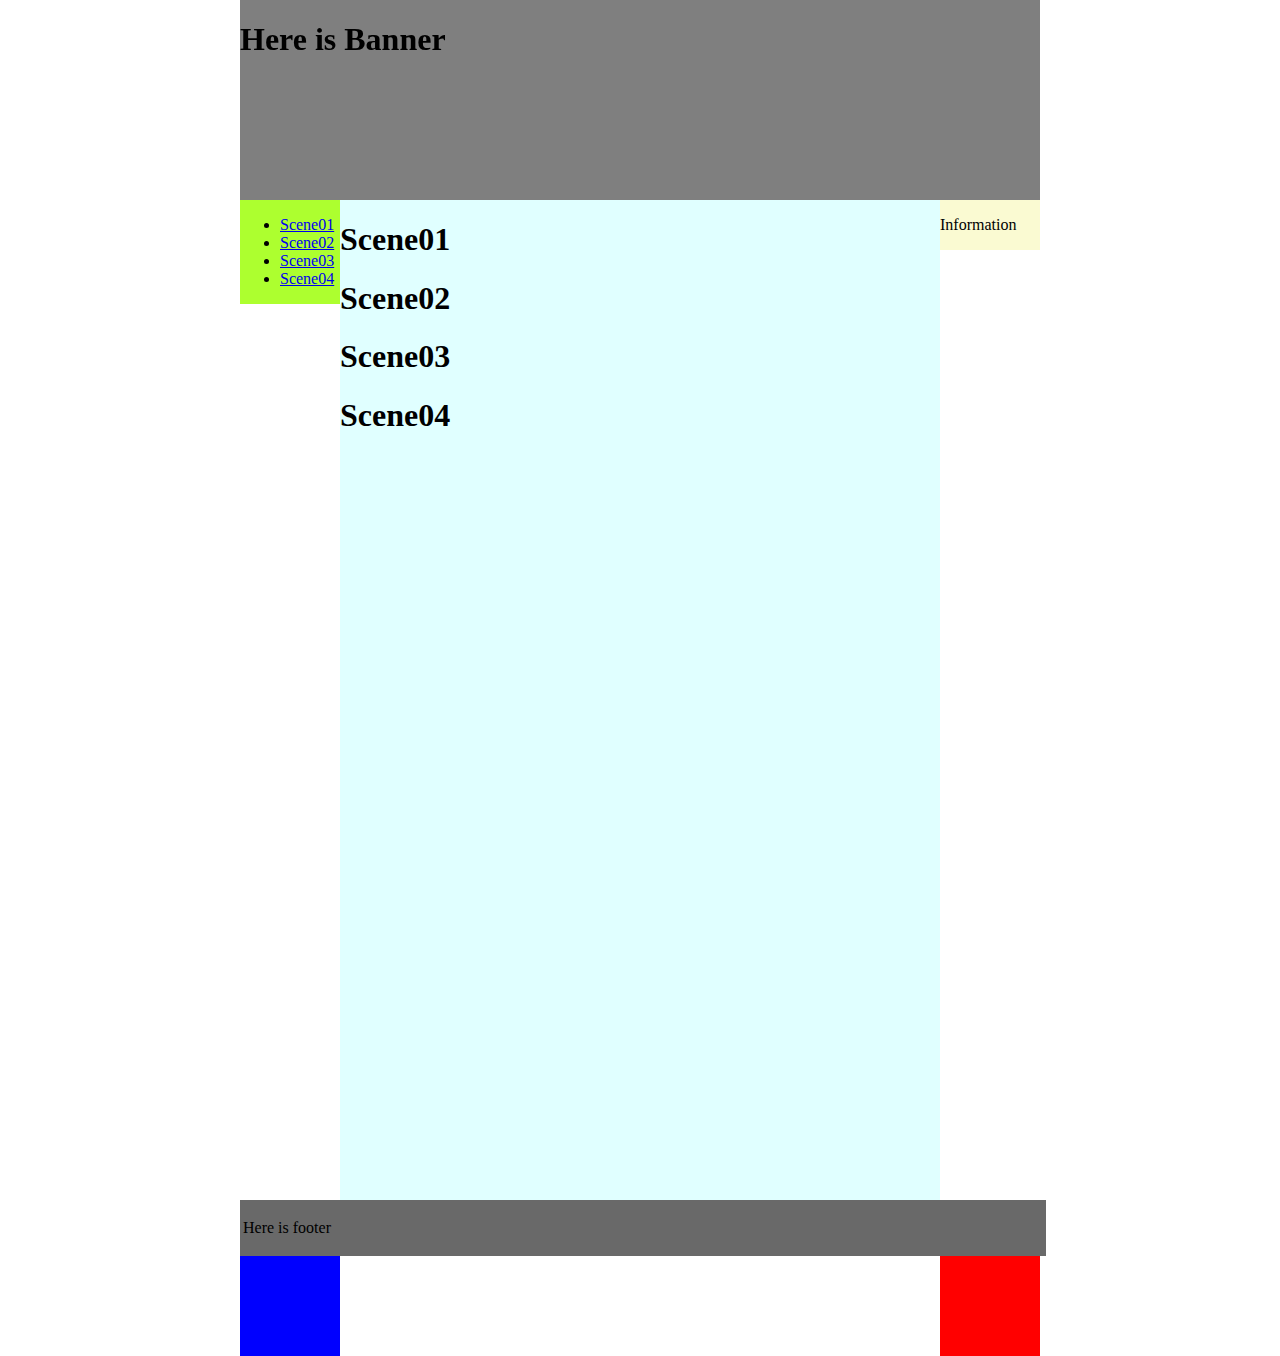
<file: index.html>
<!DOCTYPE html>
<html>

<head>
    <title>Hand-Made Webpage 0922</title>
    <meta name="viewport" content="width=device-width, initial-scale=1.0">
    <link rel="stylesheet" href="style.css">
</head>

<body>
    <div id="wrapper">
        <div id="banner">
            <h1>Here is Banner</h1>
        </div>
        <div id="banner-placeholder">&nbsp;</div>
        <div class="container">
            <div id="nav">
                <ul>
                    <li><a href="#scene01">Scene01</a></li>
                    <li><a href="#scene02">Scene02</a></li>
                    <li><a href="#scene03">Scene03</a></li>
                    <li><a href="#scene04">Scene04</a></li>
                </ul>
            </div>
            <div id="nav-placeholder">&nbsp;</div>
            <div id="content">
                <section id="scene01">
                    <h1>Scene01</h1>
                </section>
                <section id="scene02">
                    <h1>Scene02</h1>
                </section>
                <section id="scene03">
                    <h1>Scene03</h1>
                </section>
                <section id="scene04">
                    <h1>Scene04</h1>
                </section>
            </div>
            <div id="supporting">
                <p>Information</p>
            </div>
        </div>
        <div id="footer" style="padding:3px">
            <p>Here is footer</p>
        </div>

        <div style="background-color: lightgray;">
            <div class="float-box" style="float: left; width: 100px; height: 100px; background-color: blue;"></div>
            <div class="float-box" style="float: right; width: 100px; height: 100px; background-color: red;"></div>
        </div>
    </div>
</body>

</html>
</file>
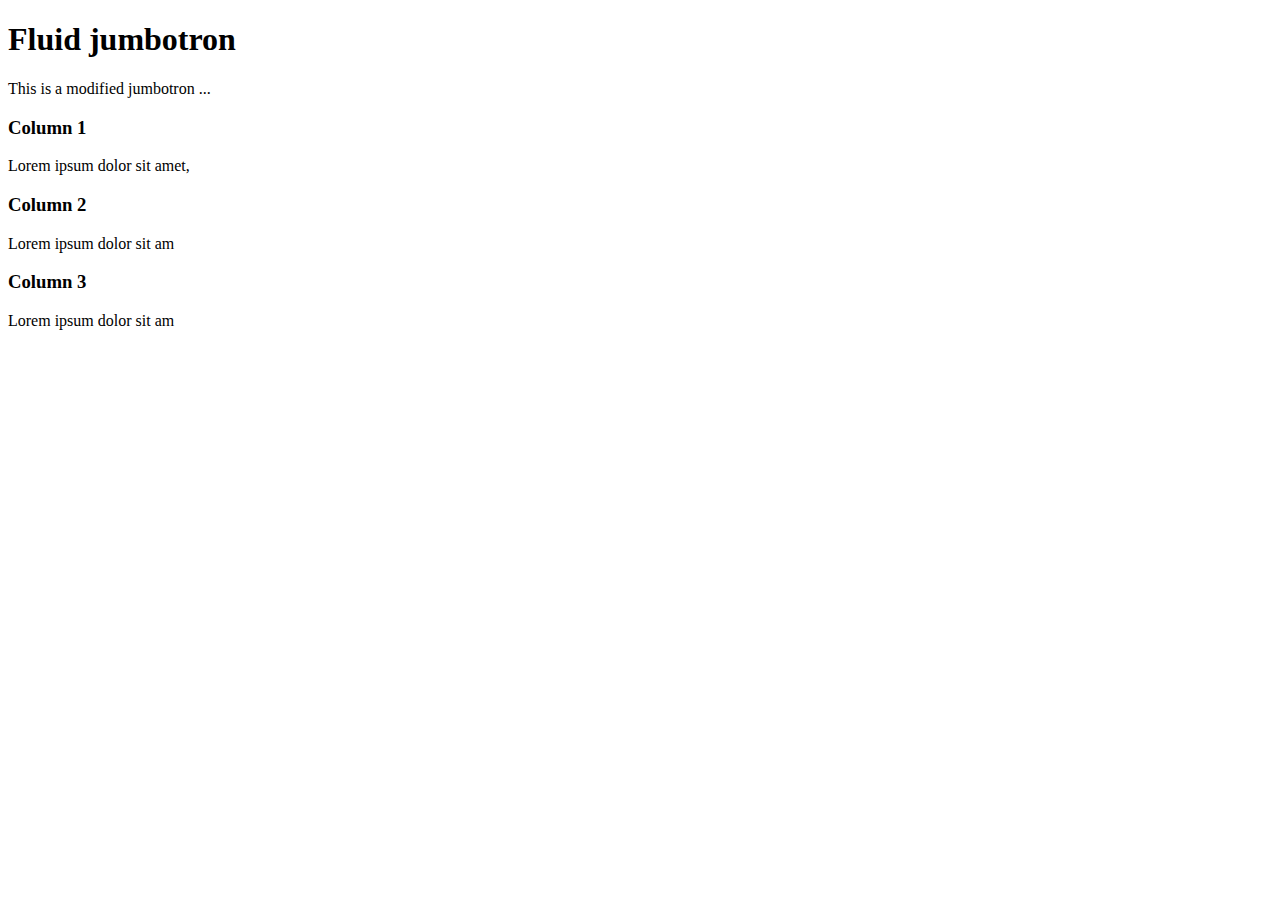
<file: as2/index.html>
<!doctype html>
<html lang="en">
  <head>
    <!-- Required meta tags -->
    <meta charset="utf-8">
    <meta name="viewport" content="width=device-width, initial-scale=1, shrink-to-fit=no">

    <!-- Bootstrap CSS -->
    <link rel="stylesheet" href="https://cdn.jsdelivr.net/npm/bootstrap@4.5.3/dist/css/bootstrap.min.css" integrity="sha384-TX8t27EcRE3e/ihU7zmQxVncDAy5uIKz4rEkgIXeMed4M0jlfIDPvg6uqKI2xXr2" crossorigin="anonymous">

    <title>Hello, world!</title>
  </head>
  <body>
    <div class="jumbotron jumbotron-fluid">
        <div class="container">
          <h1 class="display-4">Fluid jumbotron</h1>
          <p class="lead">This is a modified jumbotron ...</p>
        </div>
      </div>
            <div class="row">
                <div class="col-4">
                    <h3>Column 1</h3>
                    <p>Lorem ipsum dolor sit amet, </p>
                </div>
                <div class="col-4">
                    <h3>Column 2</h3>
                    <p>Lorem ipsum dolor sit am</p>
                </div>
                <div class="col-4">
                    <h3>Column 3</h3>
                    <p>Lorem ipsum dolor sit am</p>
                </div>
            </div>
        </div>
    </body>
    

    <!-- Optional JavaScript; choose one of the two! -->

    <!-- Option 1: jQuery and Bootstrap Bundle (includes Popper) -->
    <script src="https://code.jquery.com/jquery-3.5.1.slim.min.js" integrity="sha384-DfXdz2htPH0lsSSs5nCTpuj/zy4C+OGpamoFVy38MVBnE+IbbVYUew+OrCXaRkfj" crossorigin="anonymous"></script>
    <script src="https://cdn.jsdelivr.net/npm/bootstrap@4.5.3/dist/js/bootstrap.bundle.min.js" integrity="sha384-ho+j7jyWK8fNQe+A12Hb8AhRq26LrZ/JpcUGGOn+Y7RsweNrtN/tE3MoK7ZeZDyx" crossorigin="anonymous"></script>

    <!-- Option 2: jQuery, Popper.js, and Bootstrap JS
    <script src="https://code.jquery.com/jquery-3.5.1.slim.min.js" integrity="sha384-DfXdz2htPH0lsSSs5nCTpuj/zy4C+OGpamoFVy38MVBnE+IbbVYUew+OrCXaRkfj" crossorigin="anonymous"></script>
    <script src="https://cdn.jsdelivr.net/npm/popper.js@1.16.1/dist/umd/popper.min.js" integrity="sha384-9/reFTGAW83EW2RDu2S0VKaIzap3H66lZH81PoYlFhbGU+6BZp6G7niu735Sk7lN" crossorigin="anonymous"></script>
    <script src="https://cdn.jsdelivr.net/npm/bootstrap@4.5.3/dist/js/bootstrap.min.js" integrity="sha384-w1Q4orYjBQndcko6MimVbzY0tgp4pWB4lZ7lr30WKz0vr/aWKhXdBNmNb5D92v7s" crossorigin="anonymous"></script>
    -->
  </body>
</html>
</file>
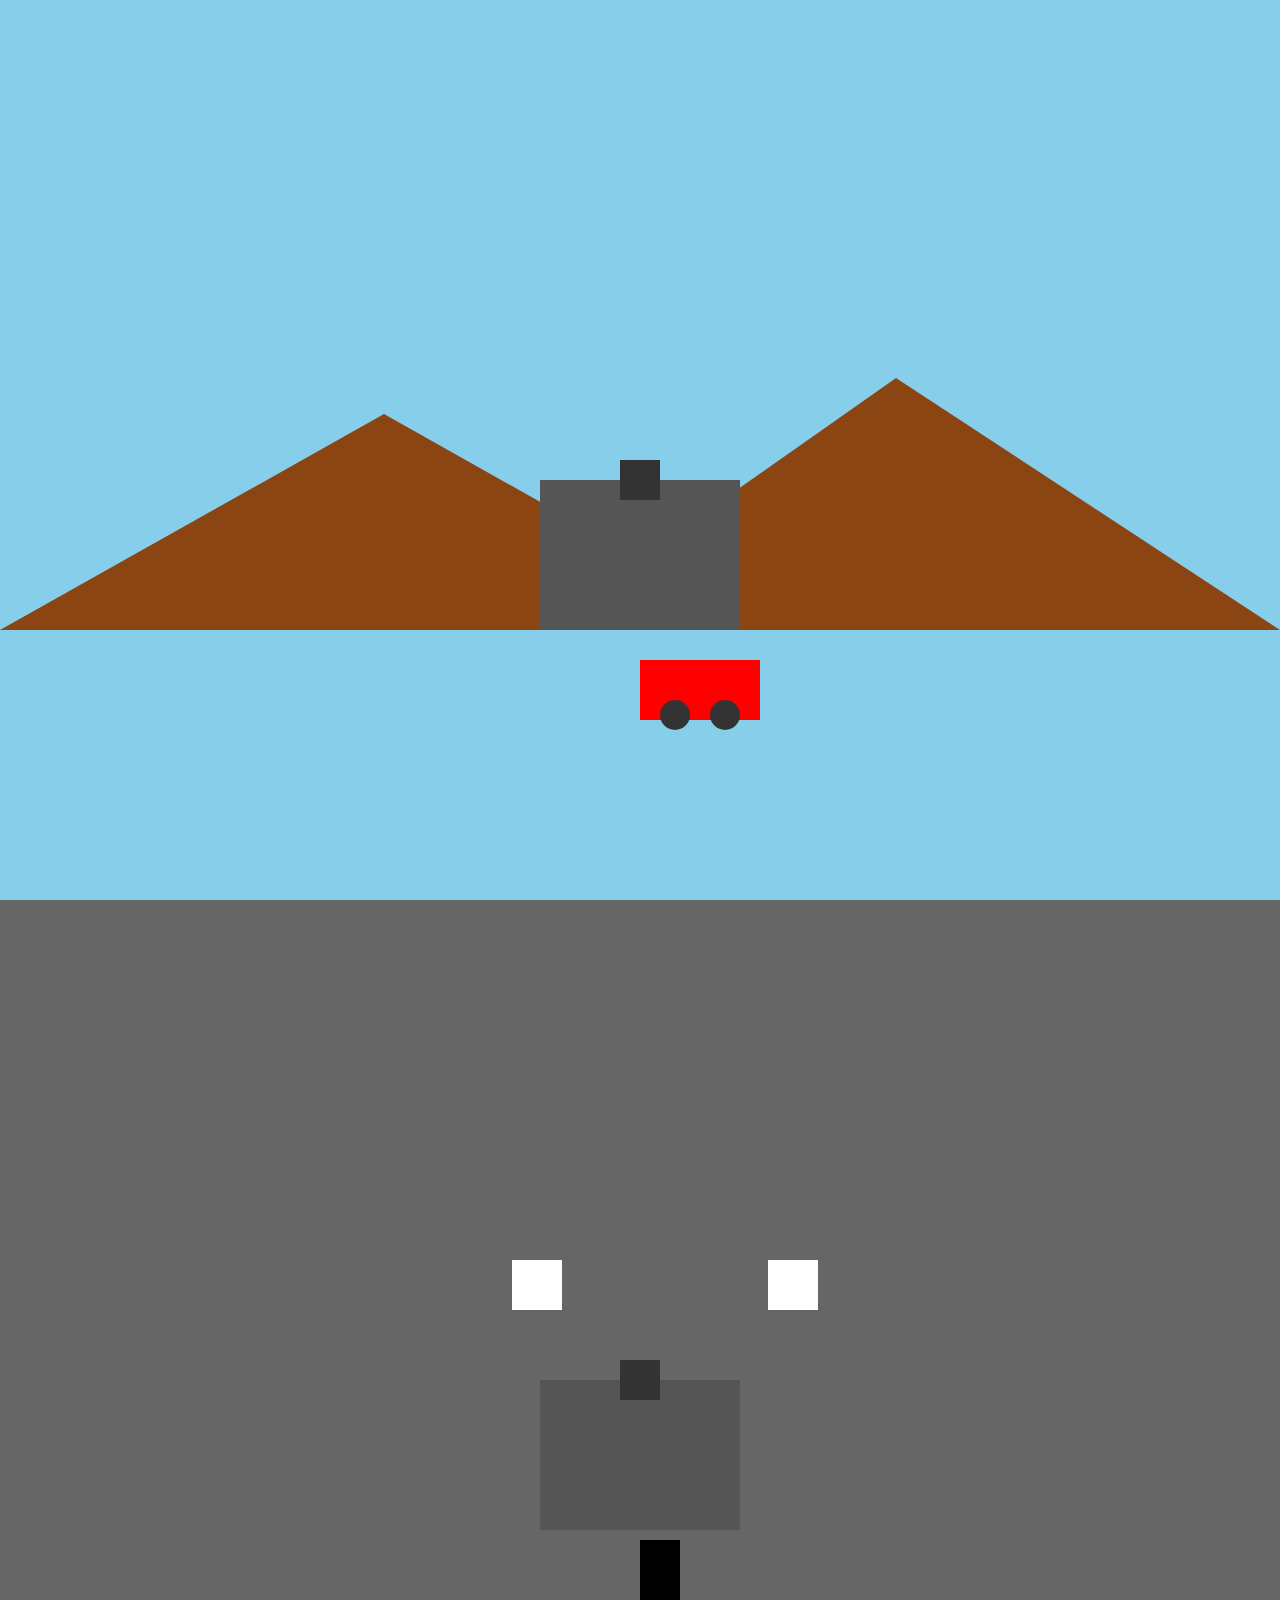
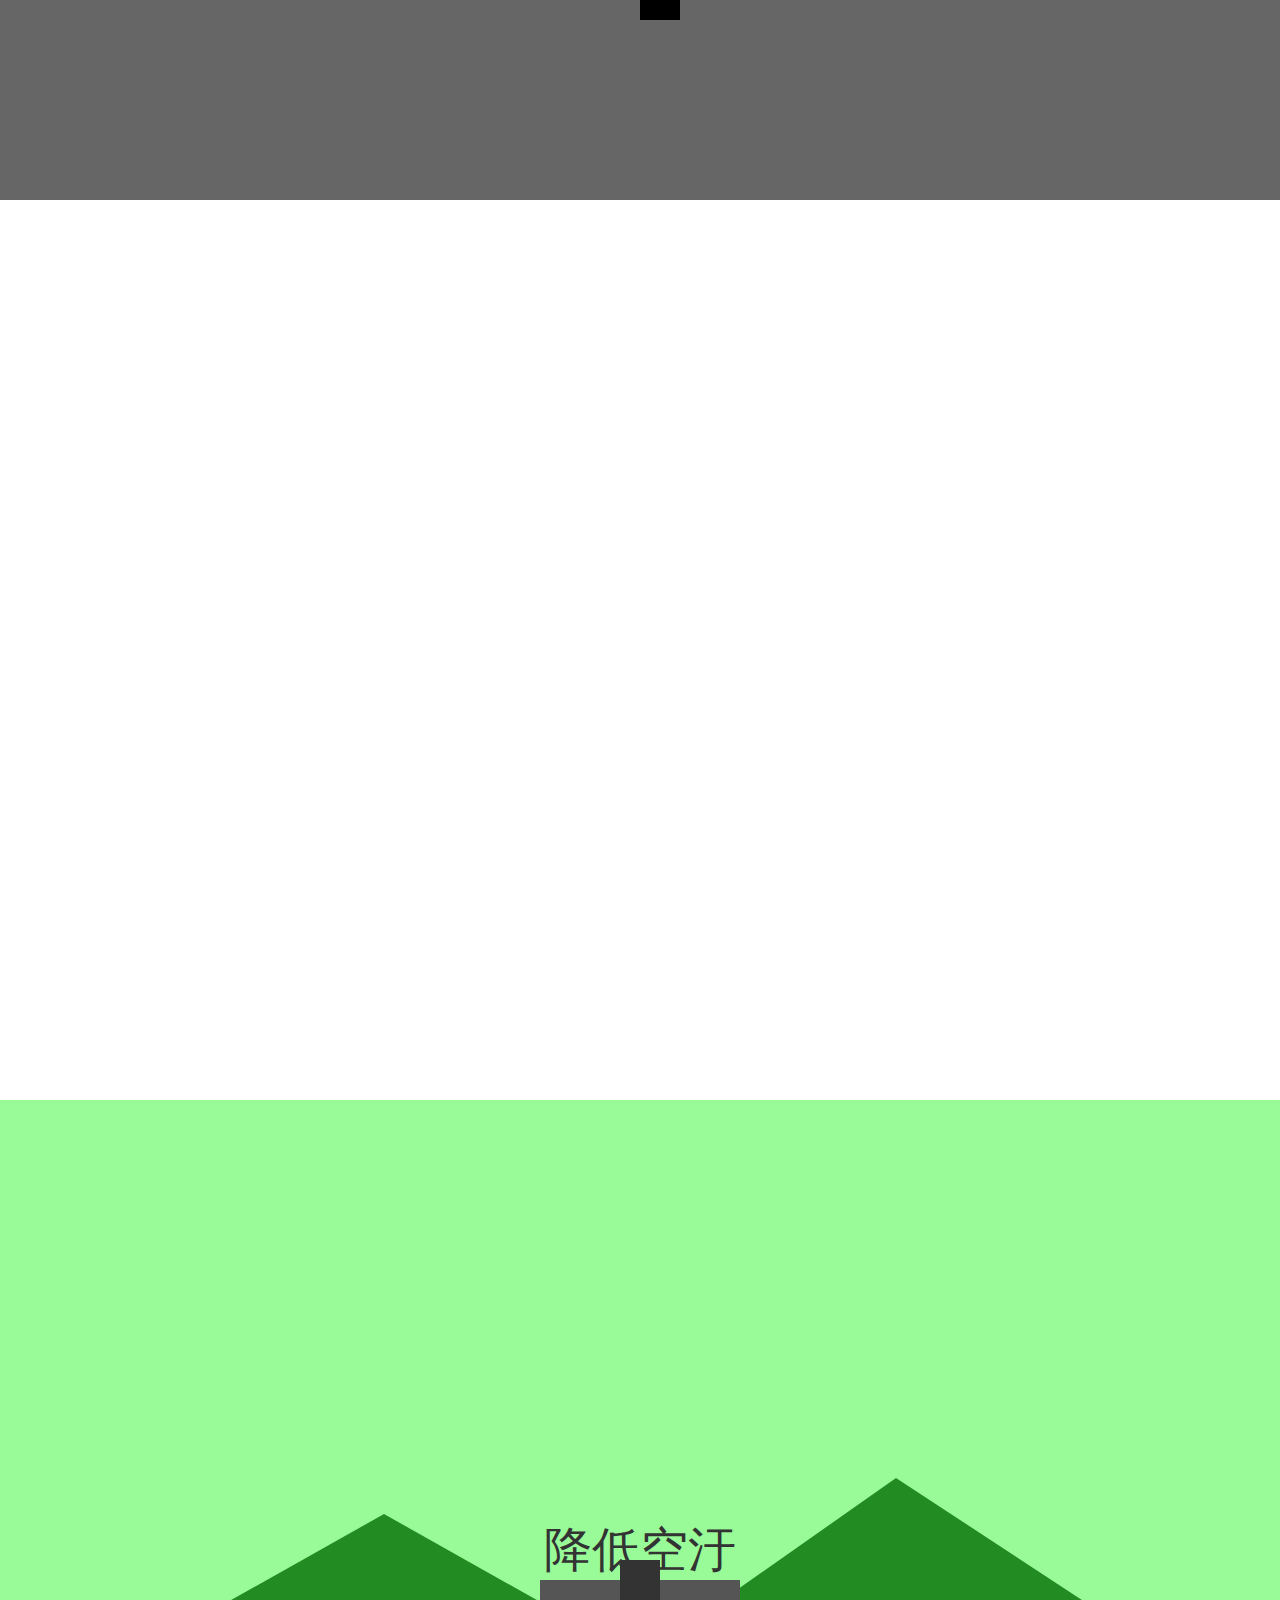
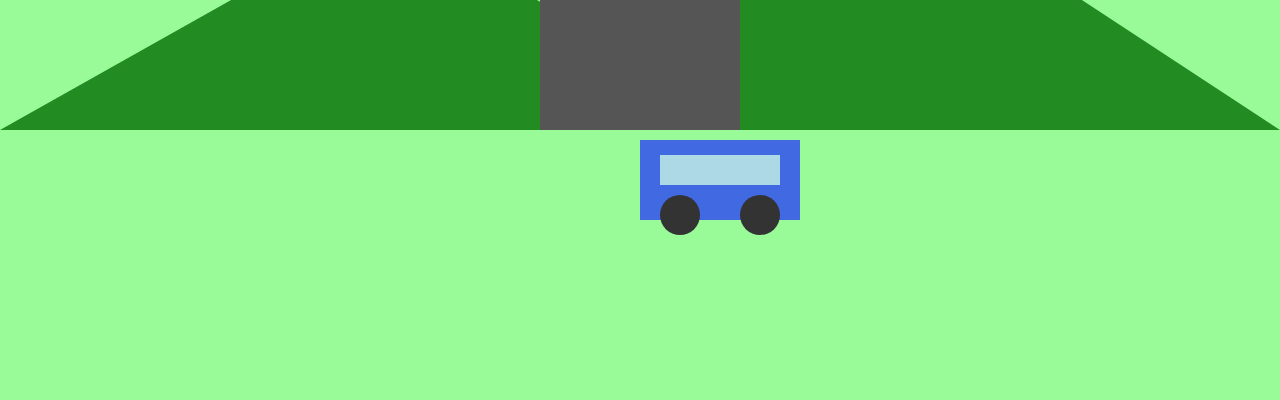
<file: 20241122.html>
<!DOCTYPE html>
<html lang="zh">
<head>
    <meta charset="UTF-8">
    <meta name="viewport" content="width=device-width, initial-scale=1.0">
    <title>環境意識網頁</title>
    <style>
        * {
            margin: 0;
            padding: 0;
            box-sizing: border-box;
        }

        body {
            overflow-x: hidden;
        }

        .section {
            position: relative;
            height: 100vh;
            overflow: hidden;
        }

        /* Banner Section */
        #banner {
            background: #87CEEB;
        }

        .mountain {
            position: absolute;
            width: 100%;
            height: 40%;
            bottom: 30%;
            background: #8B4513;
            clip-path: polygon(0% 100%, 30% 40%, 50% 80%, 70% 30%, 100% 100%);
            z-index: 1;
            transition: transform 0.1s ease-out;
        }

        .factory {
            position: absolute;
            bottom: 30%;
            left: 50%;
            transform: translateX(-50%);
            width: 200px;
            height: 150px;
            background: #555;
            z-index: 2;
        }

        .factory:before {
            content: '';
            position: absolute;
            top: -20px;
            left: 40%;
            width: 40px;
            height: 40px;
            background: #333;
        }

        .smoke {
            position: absolute;
            width: 20px;
            height: 20px;
            background: #666;
            border-radius: 50%;
            opacity: 0;
        }

        .smoke.animate {
            animation: rise 2s infinite;
        }

        .car {
            position: absolute;
            bottom: 20%;
            left: 50%;
            width: 120px;
            height: 60px;
            background: #FF0000;
            z-index: 3;
            transition: transform 0.1s ease-out;
        }

        .car:before {
            content: '';
            position: absolute;
            bottom: -10px;
            left: 20px;
            width: 30px;
            height: 30px;
            background: #333;
            border-radius: 50%;
        }

        .car:after {
            content: '';
            position: absolute;
            bottom: -10px;
            right: 20px;
            width: 30px;
            height: 30px;
            background: #333;
            border-radius: 50%;
        }

        /* Section 2 */
        #section2 {
            background: #666;
        }

        .window {
            position: absolute;
            width: 50px;
            height: 50px;
            background: #FFF;
            z-index: 2;
        }

        .person {
            position: absolute;
            bottom: 20%;
            left: 50%;
            width: 40px;
            height: 80px;
            background: #000;
            z-index: 3;
            transition: transform 0.1s ease-out;
        }

        .person.coughing {
            animation: cough 0.5s ease-in-out infinite;
        }

        .moving-smoke {
            position: absolute;
            width: 15px;
            height: 15px;
            background: rgba(102, 102, 102, 0.6);
            border-radius: 50%;
            opacity: 0;
            z-index: 2;
            transition: transform 0.1s ease-out;
        }

        .moving-smoke.animate {
            animation: moveSmoke 3s linear infinite;
        }

        /* Section 4 */
        #section4 {
            background: #98FB98;
        }

        .clean-mountain {
            position: absolute;
            width: 100%;
            height: 40%;
            bottom: 30%;
            background: #228B22;
            clip-path: polygon(0% 100%, 30% 40%, 50% 80%, 70% 30%, 100% 100%);
            z-index: 1;
            transition: transform 0.1s ease-out;
        }

        .bus {
            position: absolute;
            bottom: 20%;
            left: 50%;
            width: 160px;
            height: 80px;
            background: #4169E1;
            z-index: 3;
            transition: transform 0.1s ease-out;
        }

        .bus:before {
            content: '';
            position: absolute;
            bottom: -15px;
            left: 20px;
            width: 40px;
            height: 40px;
            background: #333;
            border-radius: 50%;
        }

        .bus:after {
            content: '';
            position: absolute;
            bottom: -15px;
            right: 20px;
            width: 40px;
            height: 40px;
            background: #333;
            border-radius: 50%;
        }

        .bus-window {
            position: absolute;
            top: 15px;
            left: 20px;
            width: 120px;
            height: 30px;
            background: #ADD8E6;
        }

        .text {
    position: absolute;
    top: 50%;
    left: 50%;
    transform: translate(-50%, -50%);
    font-size: 48px;
    color: #333;
    white-space: nowrap;
    transition: transform 0.1s ease-out; /* 加入過渡效果 */
    z-index: 10; /* 確保文字在畫面最上層 */
}


        /* Animations */
        @keyframes rise {
            from { 
                transform: translateY(0) scale(1); 
                opacity: 1; 
            }
            to { 
                transform: translateY(-100px) scale(2); 
                opacity: 0; 
            }
        }

        @keyframes cough {
            0%, 100% { transform: rotate(0deg) translateX(0); }
            25% { transform: rotate(-5deg) translateX(-2px); }
            75% { transform: rotate(5deg) translateX(2px); }
        }

        @keyframes moveSmoke {
            0% {
                transform: translateX(0) translateY(0);
                opacity: 0;
            }
            20% {
                opacity: 1;
            }
            100% {
                transform: translateX(100px) translateY(-50px);
                opacity: 0;
            }
        }
        .clean-mountain, .bus, .mountain, .car {
    transition: transform 0.1s ease-out;
}

    </style>
</head>
<body>
    <div id="banner" class="section">
        <div class="mountain"></div>
        <div class="factory">
            <div class="smoke"></div>
            <div class="smoke" style="left: 40px;"></div>
            <div class="smoke" style="left: 80px;"></div>
        </div>
        <div class="car"></div>
    </div>

    <div id="section2" class="section">
        <div class="factory">
            <div class="smoke"></div>
            <div class="smoke" style="left: 40px;"></div>
        </div>
        <div class="window" style="left: 40%; top: 40%;"></div>
        <div class="window" style="left: 60%; top: 40%;"></div>
        <div class="person"></div>
        <div class="moving-smoke"></div>
        <div class="moving-smoke" style="animation-delay: 1s;"></div>
        <div class="moving-smoke" style="animation-delay: 2s;"></div>
    </div>

    <div id="section3" class="section">
    </div>

    <div id="section4" class="section">
        <div class="clean-mountain"></div>
        <div class="factory"></div>
        <div class="bus">
            <div class="bus-window"></div>
        </div>
        <div class="text">降低空汙</div>
    </div>

    <script src="https://code.jquery.com/jquery-3.6.0.min.js"></script>
    <script>
        $(window).on('scroll', function () {
            const scrollY = $(this).scrollTop(); // 取得目前滾動的高度
    
            // --- Banner Section ---
            const $bannerMountain = $('#banner .mountain');
            const $bannerCar = $('#banner .car');
    
            if ($bannerMountain.length && $bannerCar.length) {
                $bannerMountain.css('transform', `translateX(-${scrollY * 0.3}px)`); // 山緩慢左移
                $bannerCar.css('transform', `translateX(-${scrollY * 0.5}px)`);     // 車快速左移
            }
    
            // --- Section 4 ---
            const $cleanMountain = $('#section4 .clean-mountain');
            const $bus = $('#section4 .bus');
            const section4Top = $('#section4').offset().top; // Section 4 的起始位置
            const windowHeight = $(window).height();        // 瀏覽器視窗高度
            const scrollBottom = scrollY + windowHeight;    // 當前滾動的底部位置
    
            // 檢查是否進入 Section 4 範圍
            if (scrollBottom > section4Top) {
                const offset = scrollBottom - section4Top; // 計算相對滾動距離
                $cleanMountain.css('transform', `translateX(-${offset * 0.3}px)`); // 山緩慢左移
                $bus.css('transform', `translateX(-${offset * 0.5}px)`);          // 車快速左移
            } else {
                // 如果未滾動到 Section 4，確保初始狀態
                $cleanMountain.css('transform', 'translateX(0)');
                $bus.css('transform', 'translateX(0)');
            }
            $(window).on('scroll', function () {
    const scrollY = $(this).scrollTop(); // 獲取滾動的 Y 軸距離

    // --- Section 4 ---
    const $cleanMountain = $('#section4 .clean-mountain');
    const $bus = $('#section4 .bus');
    const $text = $('#section4 .text'); // 取得文字元素
    const section4Top = $('#section4').offset().top;
    const windowHeight = $(window).height();
    const scrollBottom = scrollY + windowHeight;

    // 檢查是否進入 Section 4 範圍
    if (scrollBottom > section4Top) {
        const offset = scrollBottom - section4Top; // 計算滾動的相對距離
        $cleanMountain.css('transform', `translateX(-${offset * 0.3}px)`); // 山緩慢左移
        $bus.css('transform', `translateX(-${offset * 0.5}px)`);          // 車快速左移
        $text.css('transform', `translateX(-${offset * 0.7}px)`);         // 文字更快左移
    } else {
        // 如果未滾動到 Section 4，重置初始狀態
        $cleanMountain.css('transform', 'translateX(0)');
        $bus.css('transform', 'translateX(0)');
        $text.css('transform', 'translateX(0)');
    }
});

        });
    </script>
    

    
    

</body>
</html>
</file>
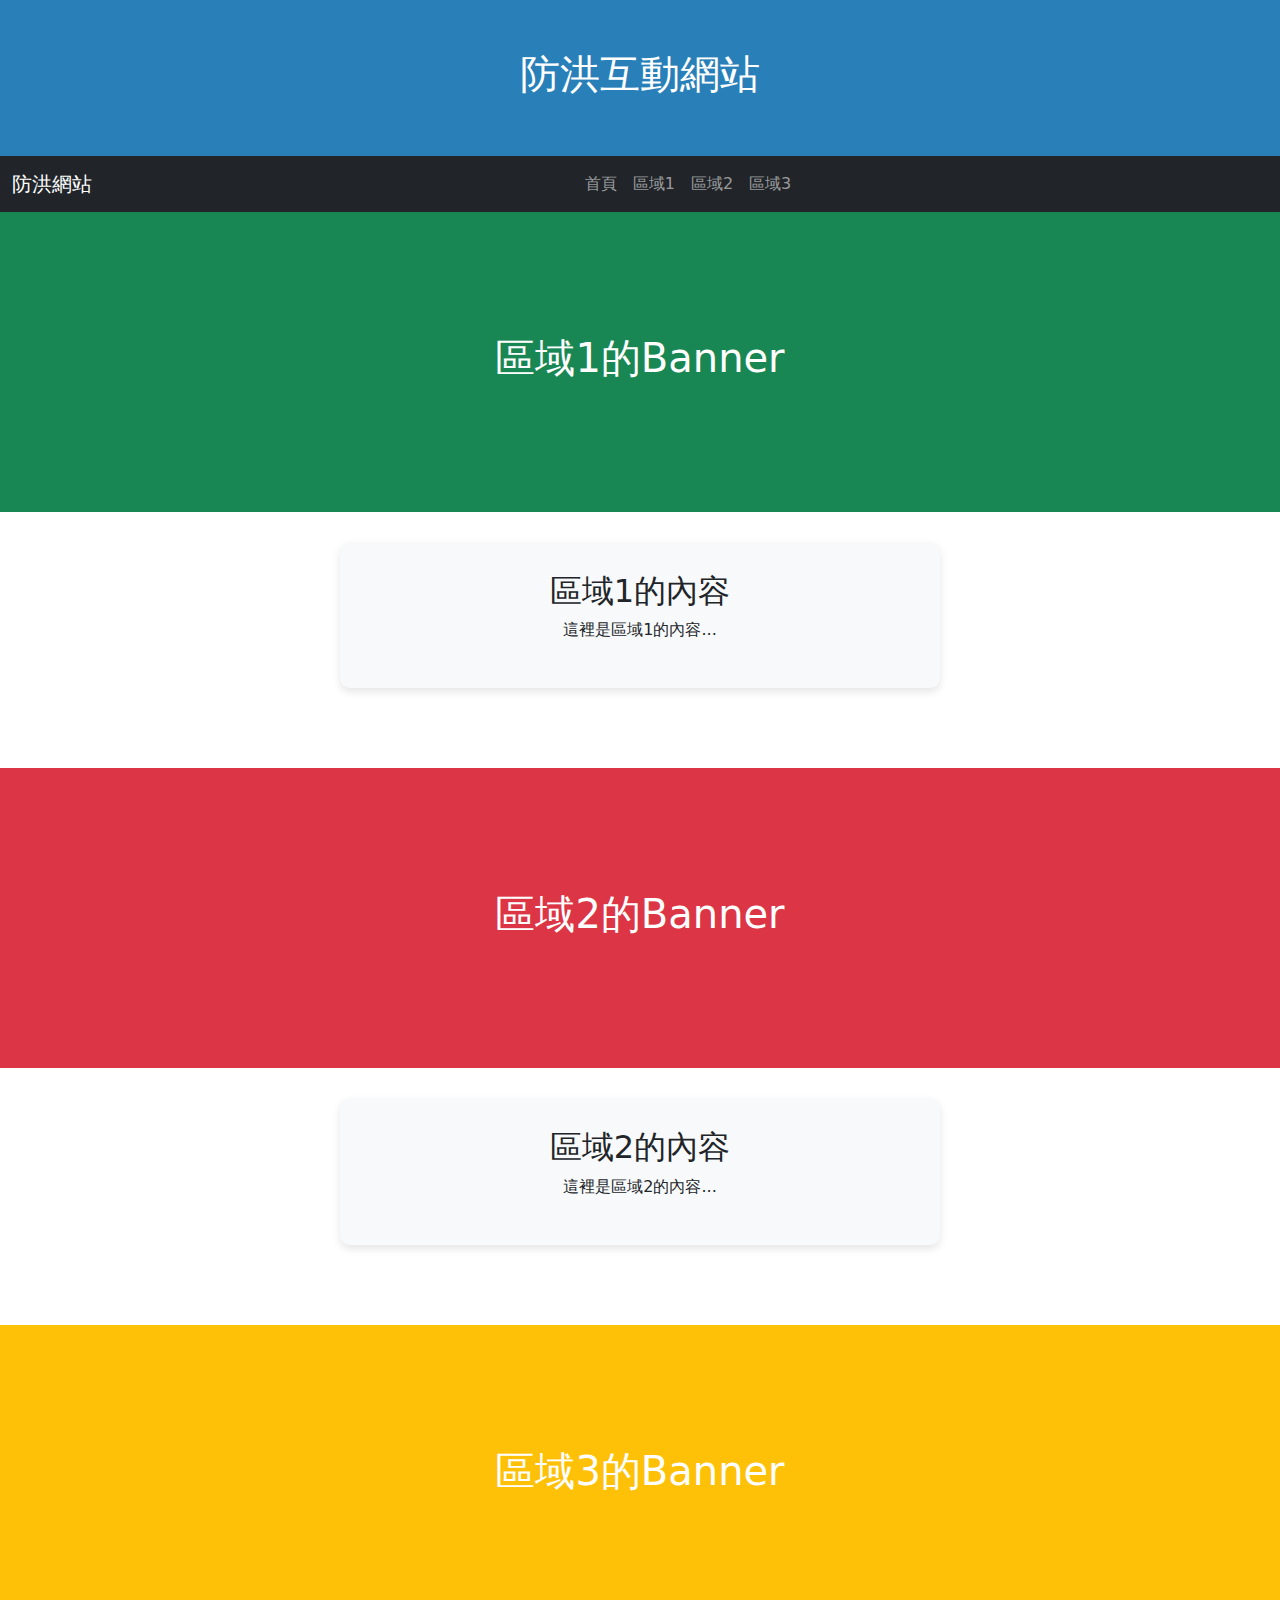
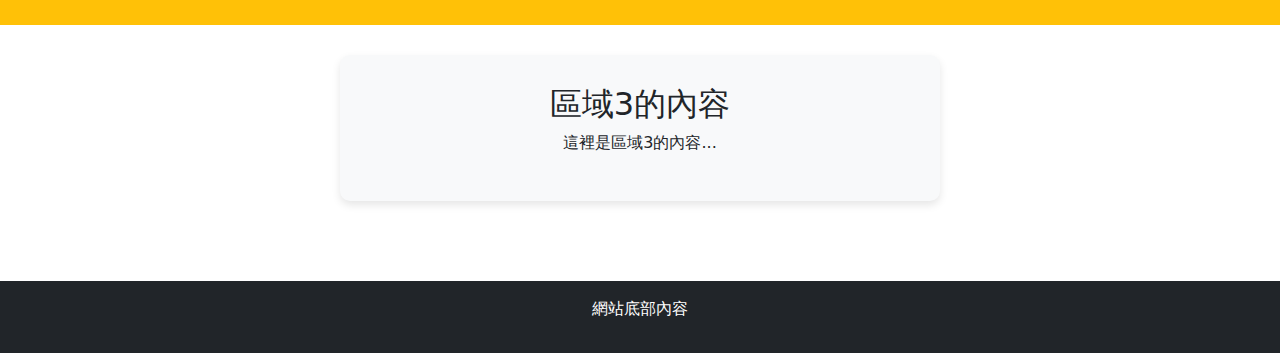
<file: as1/20240930hw.html>
<!DOCTYPE html>
<html lang="en">
<head>
  <meta charset="UTF-8">
  <meta name="viewport" content="width=device-width, initial-scale=1.0">
  <title>Flood Interactive Web</title>
  <!-- 引入 Bootstrap CSS -->
  <link href="https://cdn.jsdelivr.net/npm/bootstrap@5.3.0-alpha3/dist/css/bootstrap.min.css" rel="stylesheet">
  <link rel="stylesheet" href="20240930hw3.css">
</head>
<body>

  <!-- Header Banner -->
  <header class="header-banner text-center">
    <h1>防洪互動網站</h1>
  </header>

  <!-- Navigator -->
  <nav id="navbar" class="navbar navbar-expand-lg navbar-dark bg-dark">
    <div class="container-fluid">
      <a class="navbar-brand" href="#">防洪網站</a>
      <button class="navbar-toggler" type="button" data-bs-toggle="collapse" data-bs-target="#navbarNav" aria-controls="navbarNav" aria-expanded="false" aria-label="Toggle navigation">
        <span class="navbar-toggler-icon"></span>
      </button>
      <div class="collapse navbar-collapse justify-content-center" id="navbarNav">
        <ul class="navbar-nav">
          <li class="nav-item">
            <a class="nav-link" href="#top">首頁</a>
          </li>
          <li class="nav-item">
            <a class="nav-link" href="#section1">區域1</a></li>
          <li class="nav-item">
            <a class="nav-link" href="#section2">區域2</a></li>
          <li class="nav-item">
            <a class="nav-link" href="#section3">區域3</a></li>
        </ul>
      </div>
    </div>
  </nav>

  <!-- Section 2 -->
  <section id="section1" class="section">
    <div class="banner bg-success text-white d-flex justify-content-center align-items-center">
      <h1>區域1的Banner</h1>
    </div>
    <div class="container my-container text-center">
      <h2>區域1的內容</h2>
      <p>這裡是區域1的內容...</p>
    </div>
  </section>

  <!-- Section 3 -->
  <section id="section2" class="section">
    <div class="banner bg-danger text-white d-flex justify-content-center align-items-center">
      <h1>區域2的Banner</h1>
    </div>
    <div class="container my-container text-center">
      <h2>區域2的內容</h2>
      <p>這裡是區域2的內容...</p>
    </div>
  </section>

  <!-- Section 4 -->
  <section id="section3" class="section">
    <div class="banner bg-warning text-white d-flex justify-content-center align-items-center">
      <h1>區域3的Banner</h1>
    </div>
    <div class="container my-container text-center">
      <h2>區域3的內容</h2>
      <p>這裡是區域3的內容...</p>
    </div>
  </section>

  <!-- Footer -->
  <footer class="bg-dark text-white text-center p-3">
    <p>網站底部內容</p>
  </footer>

  <!-- 引入 Bootstrap JS -->
  <script src="https://cdn.jsdelivr.net/npm/bootstrap@5.3.0-alpha3/dist/js/bootstrap.bundle.min.js"></script>
  <script src="20240930hw3.js"></script>
</body>
</html>
</file>
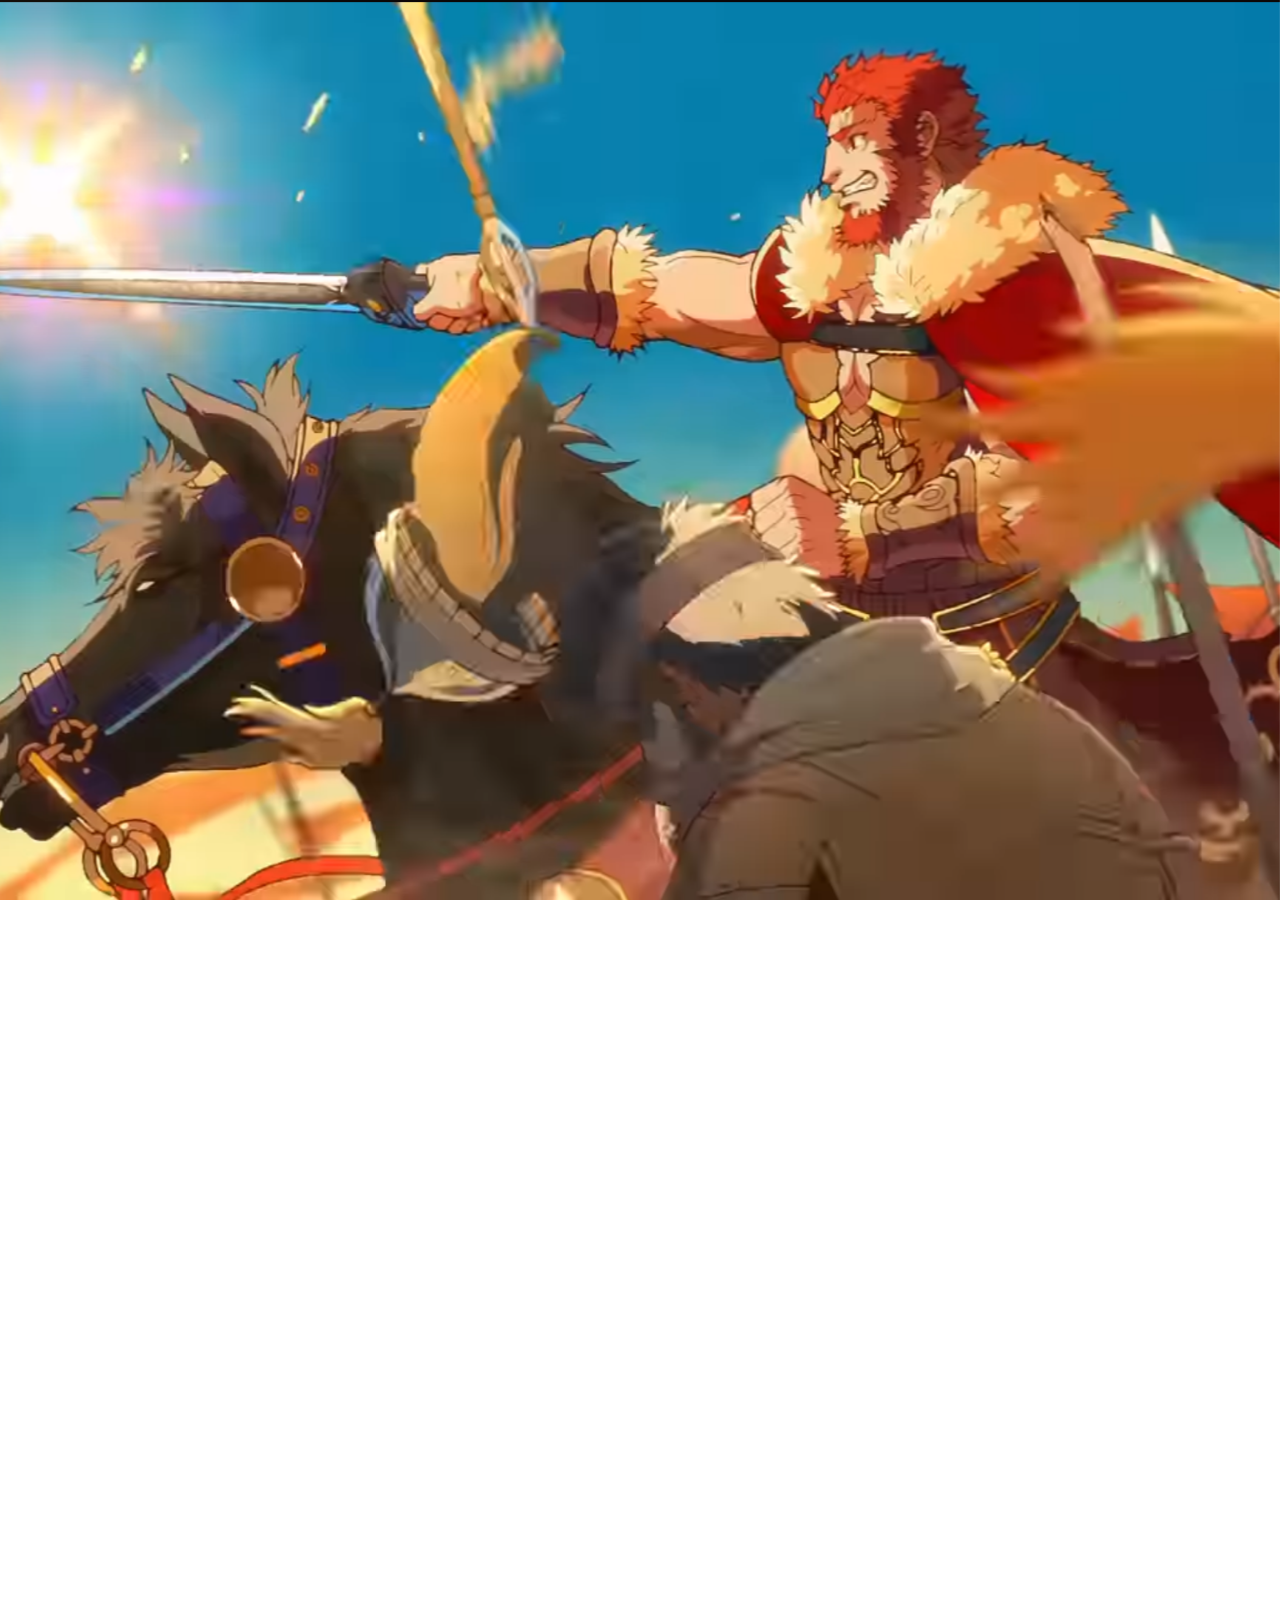
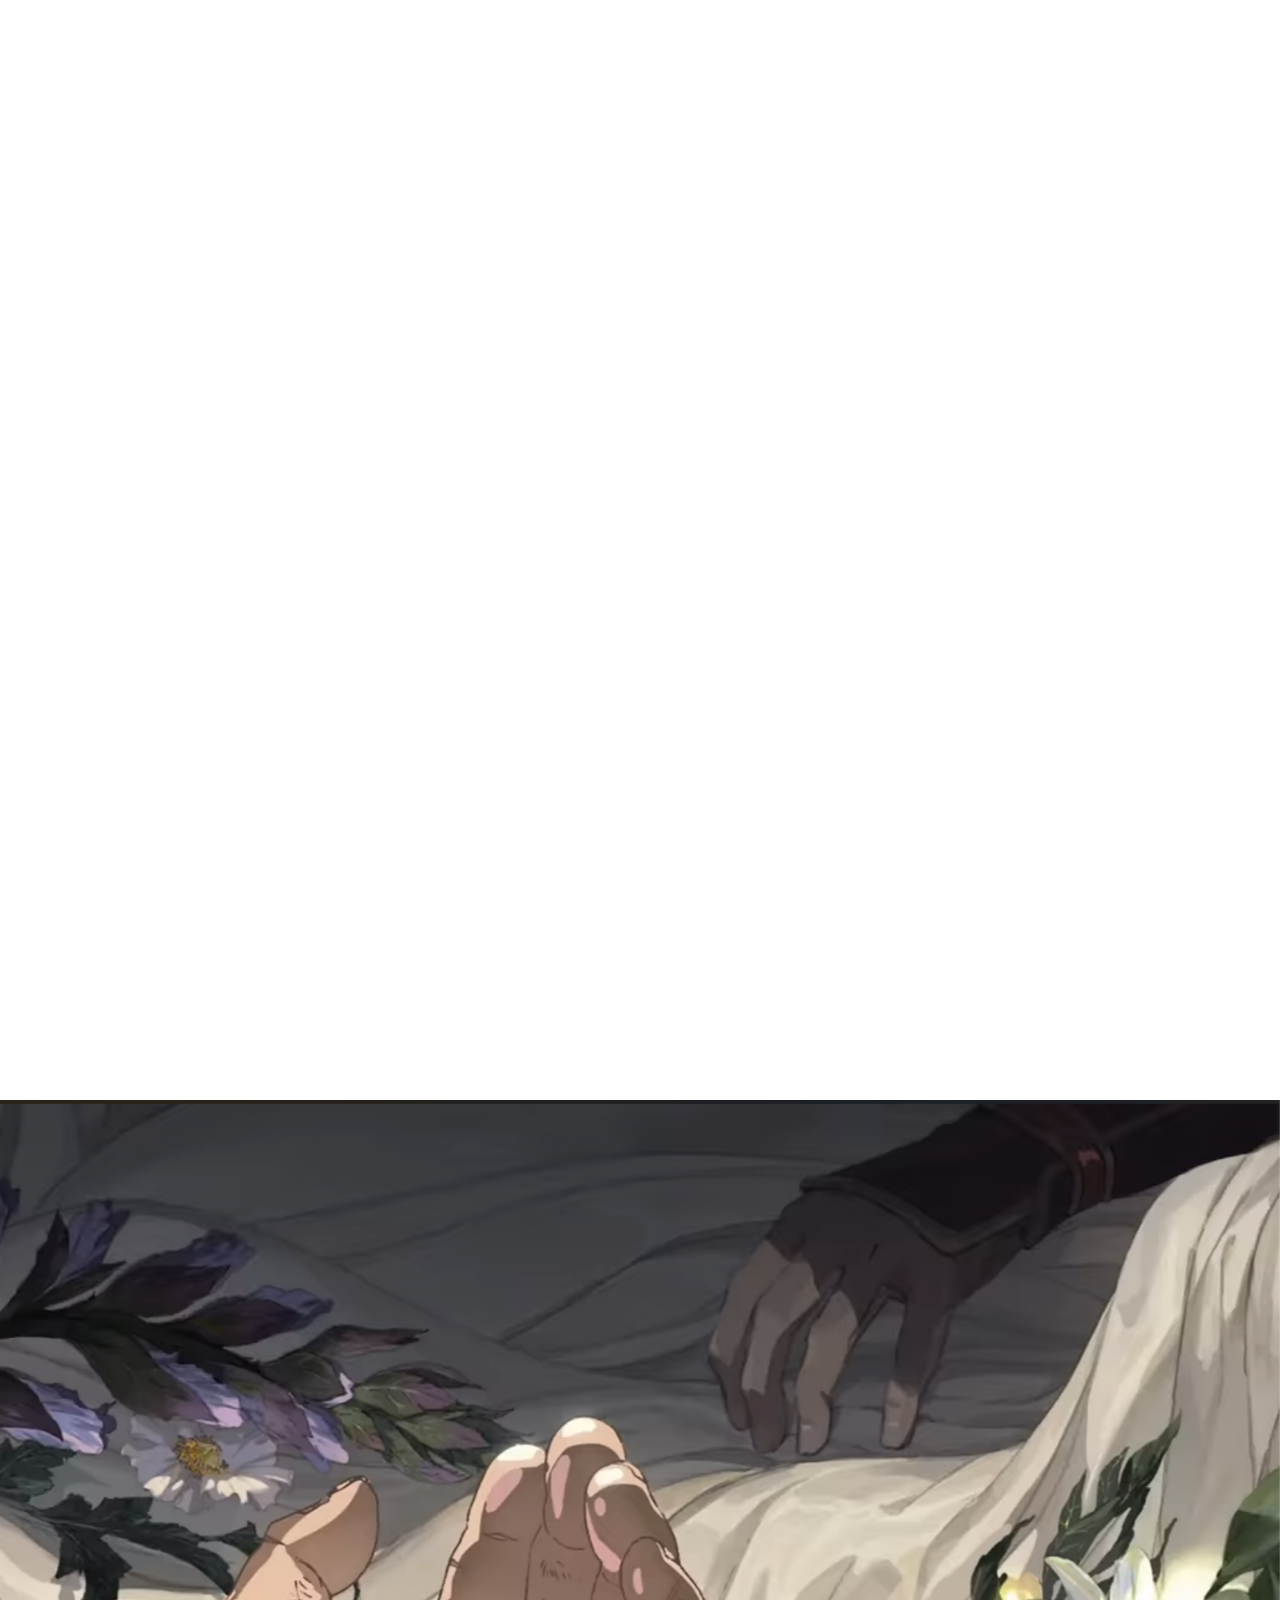
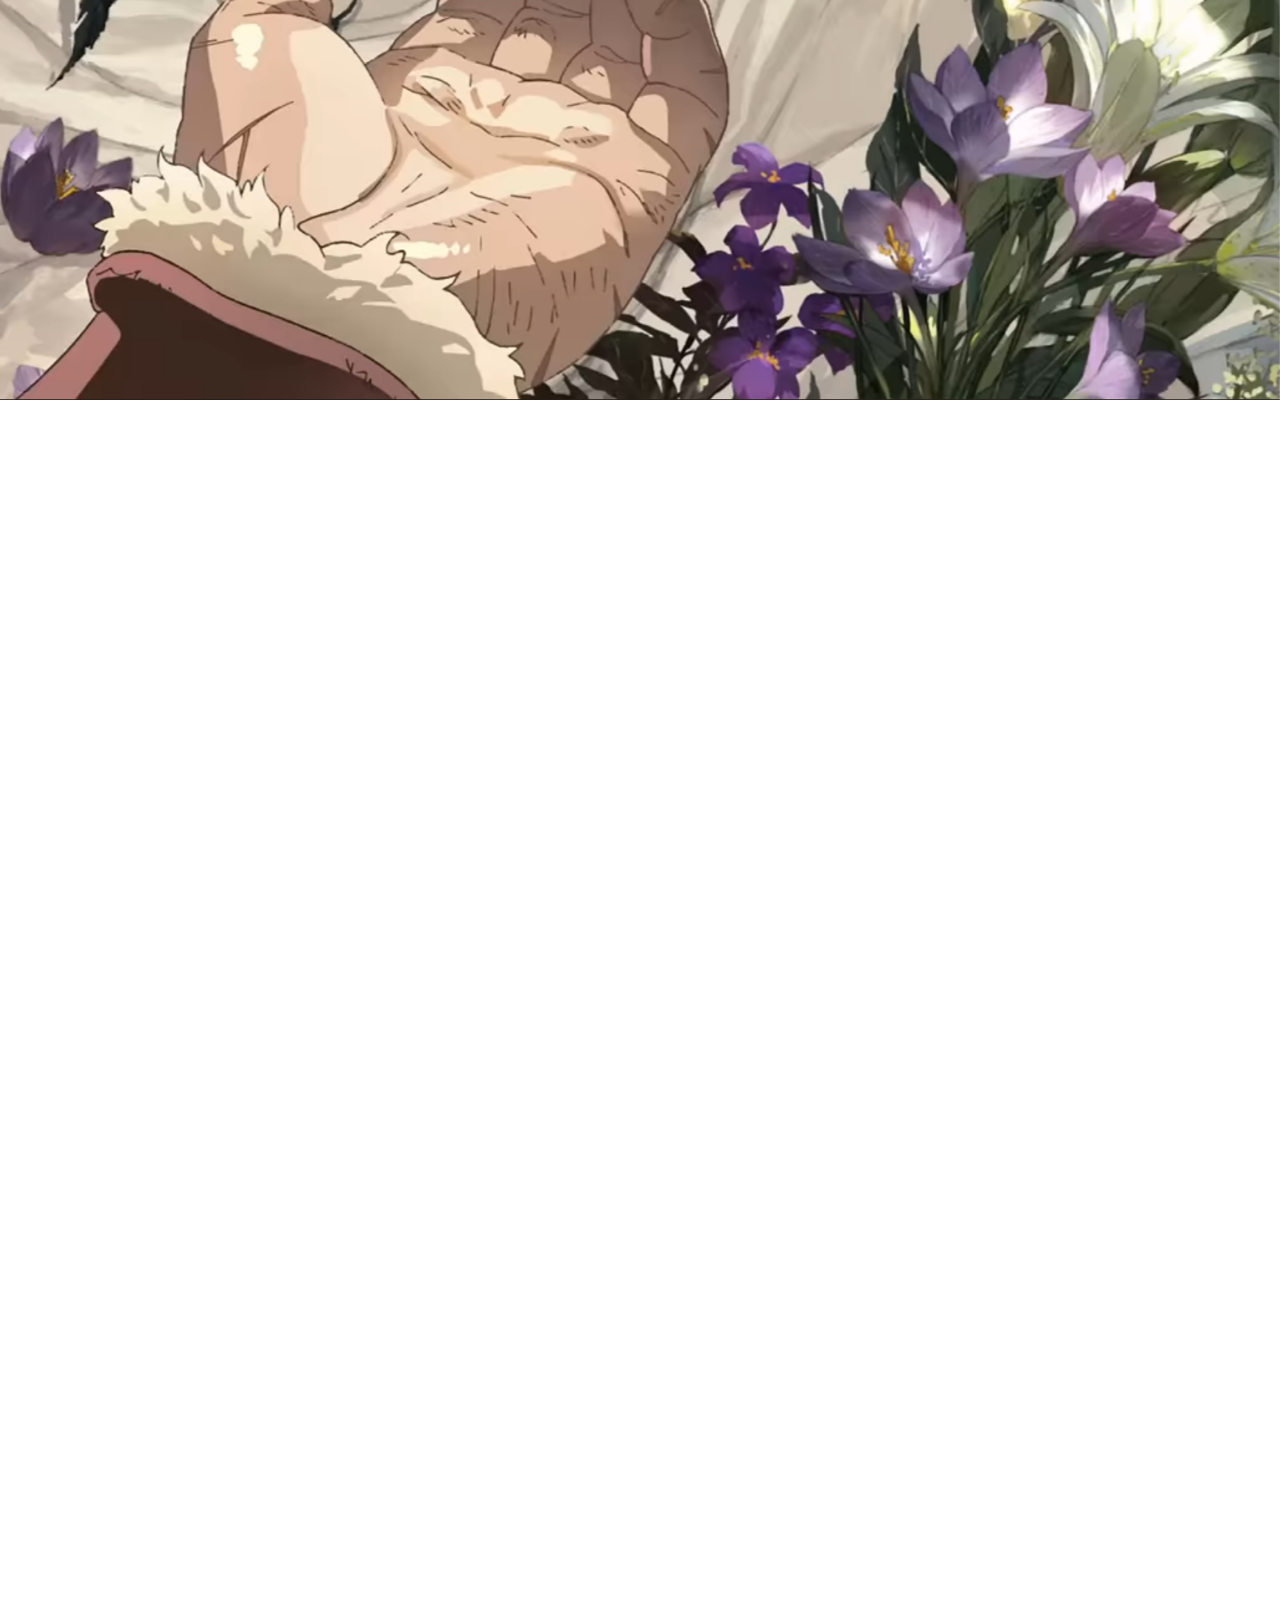
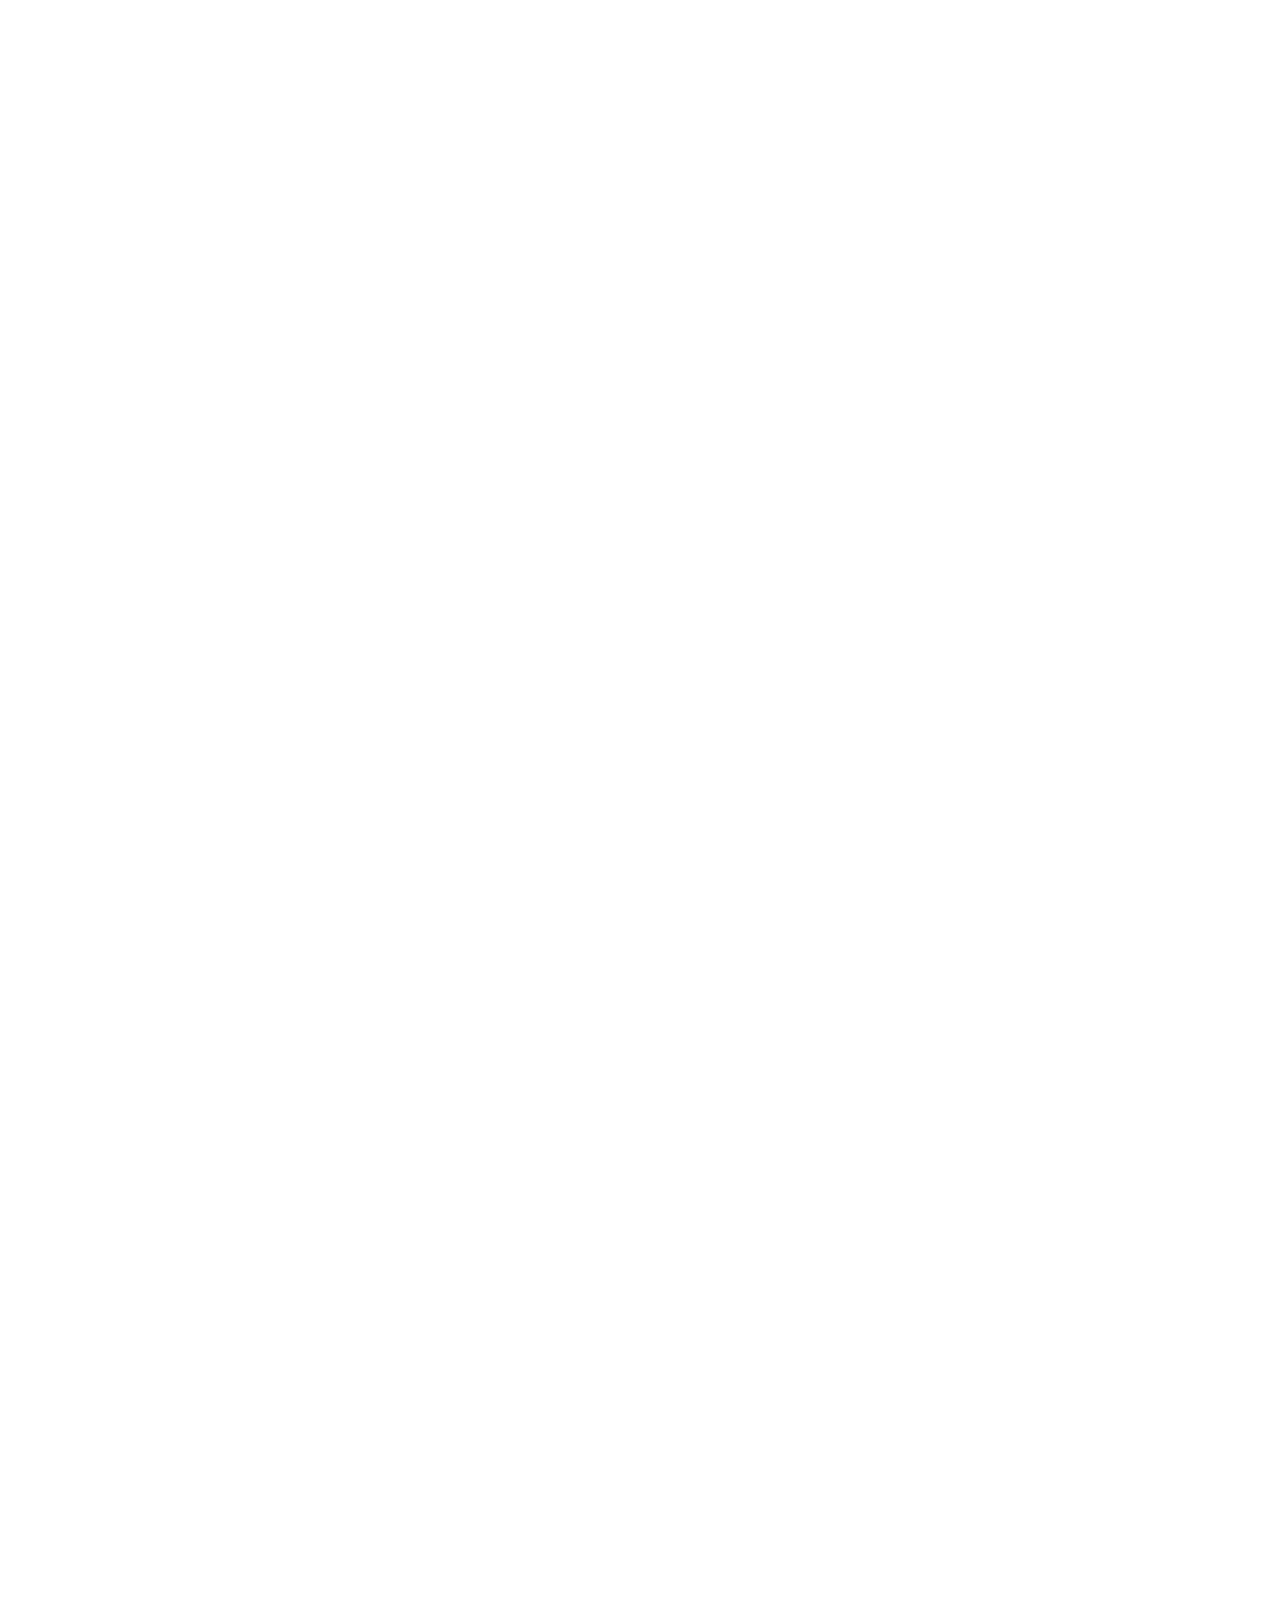
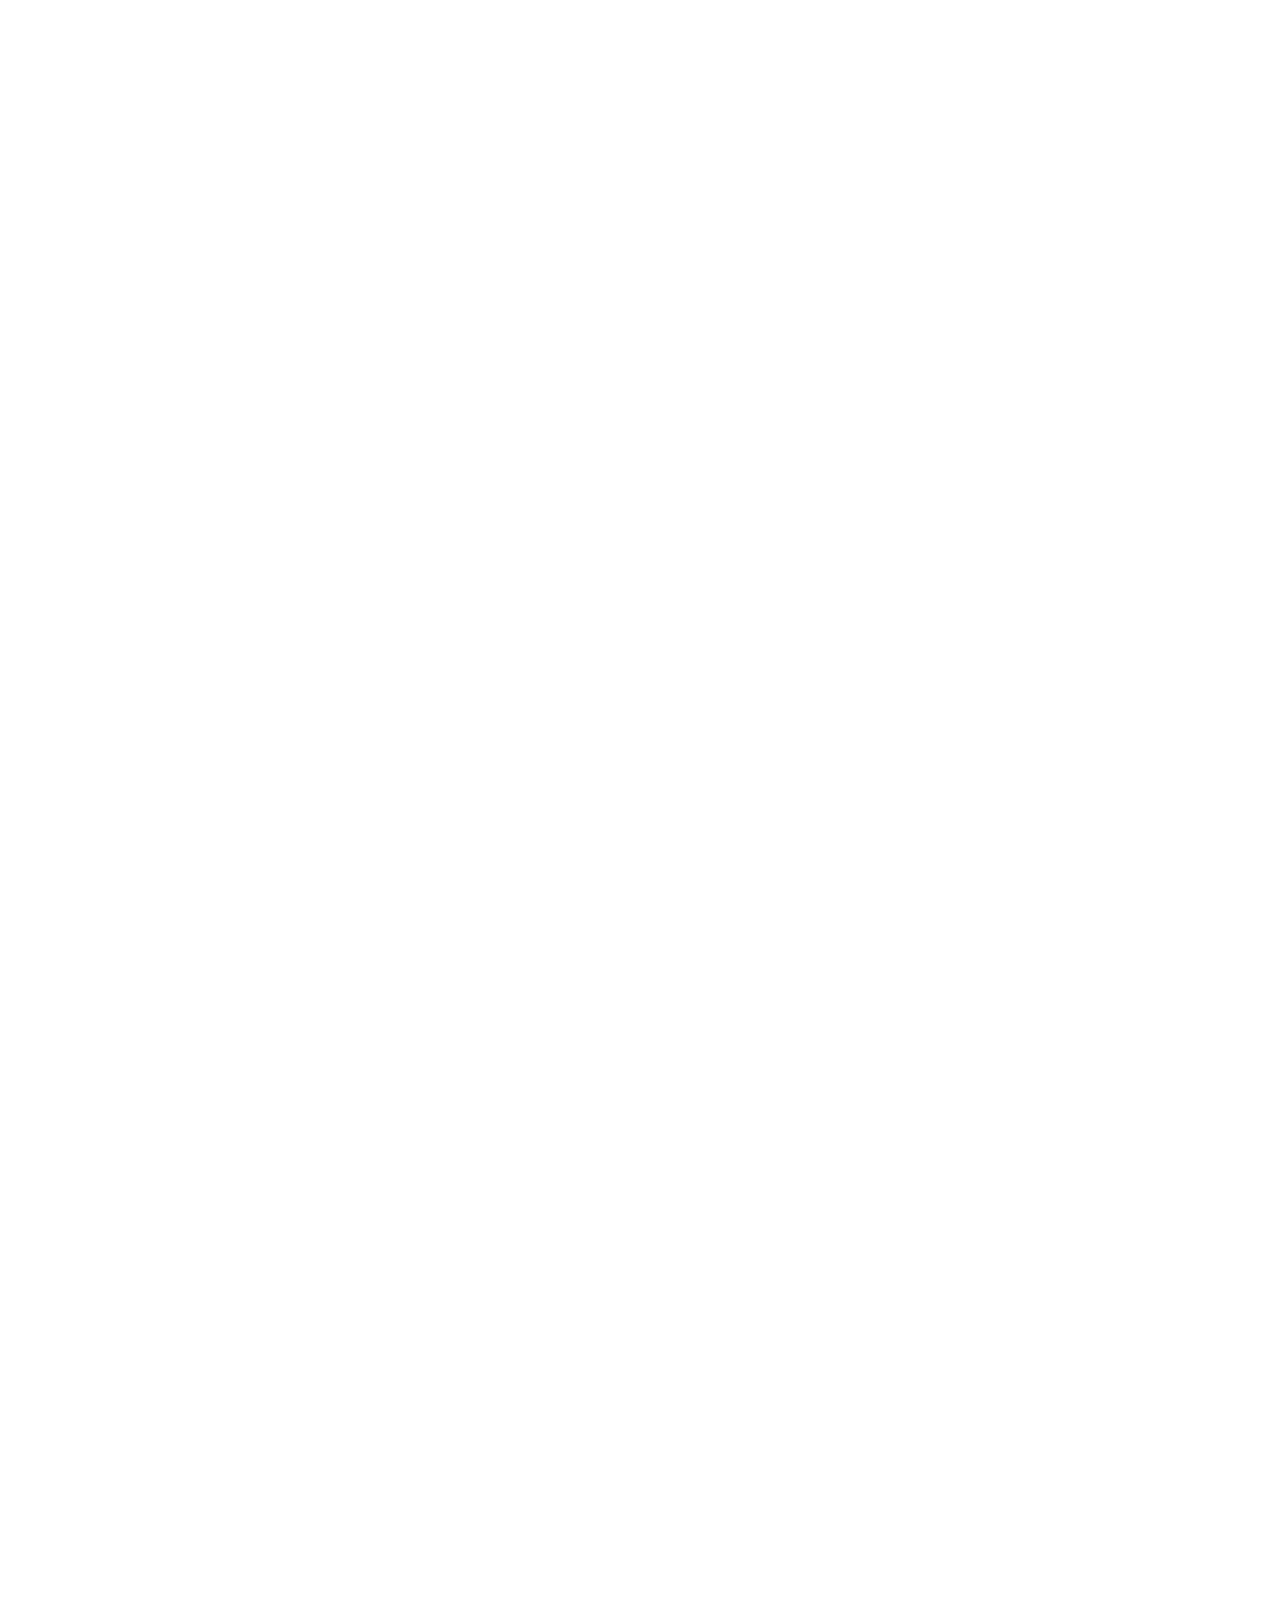
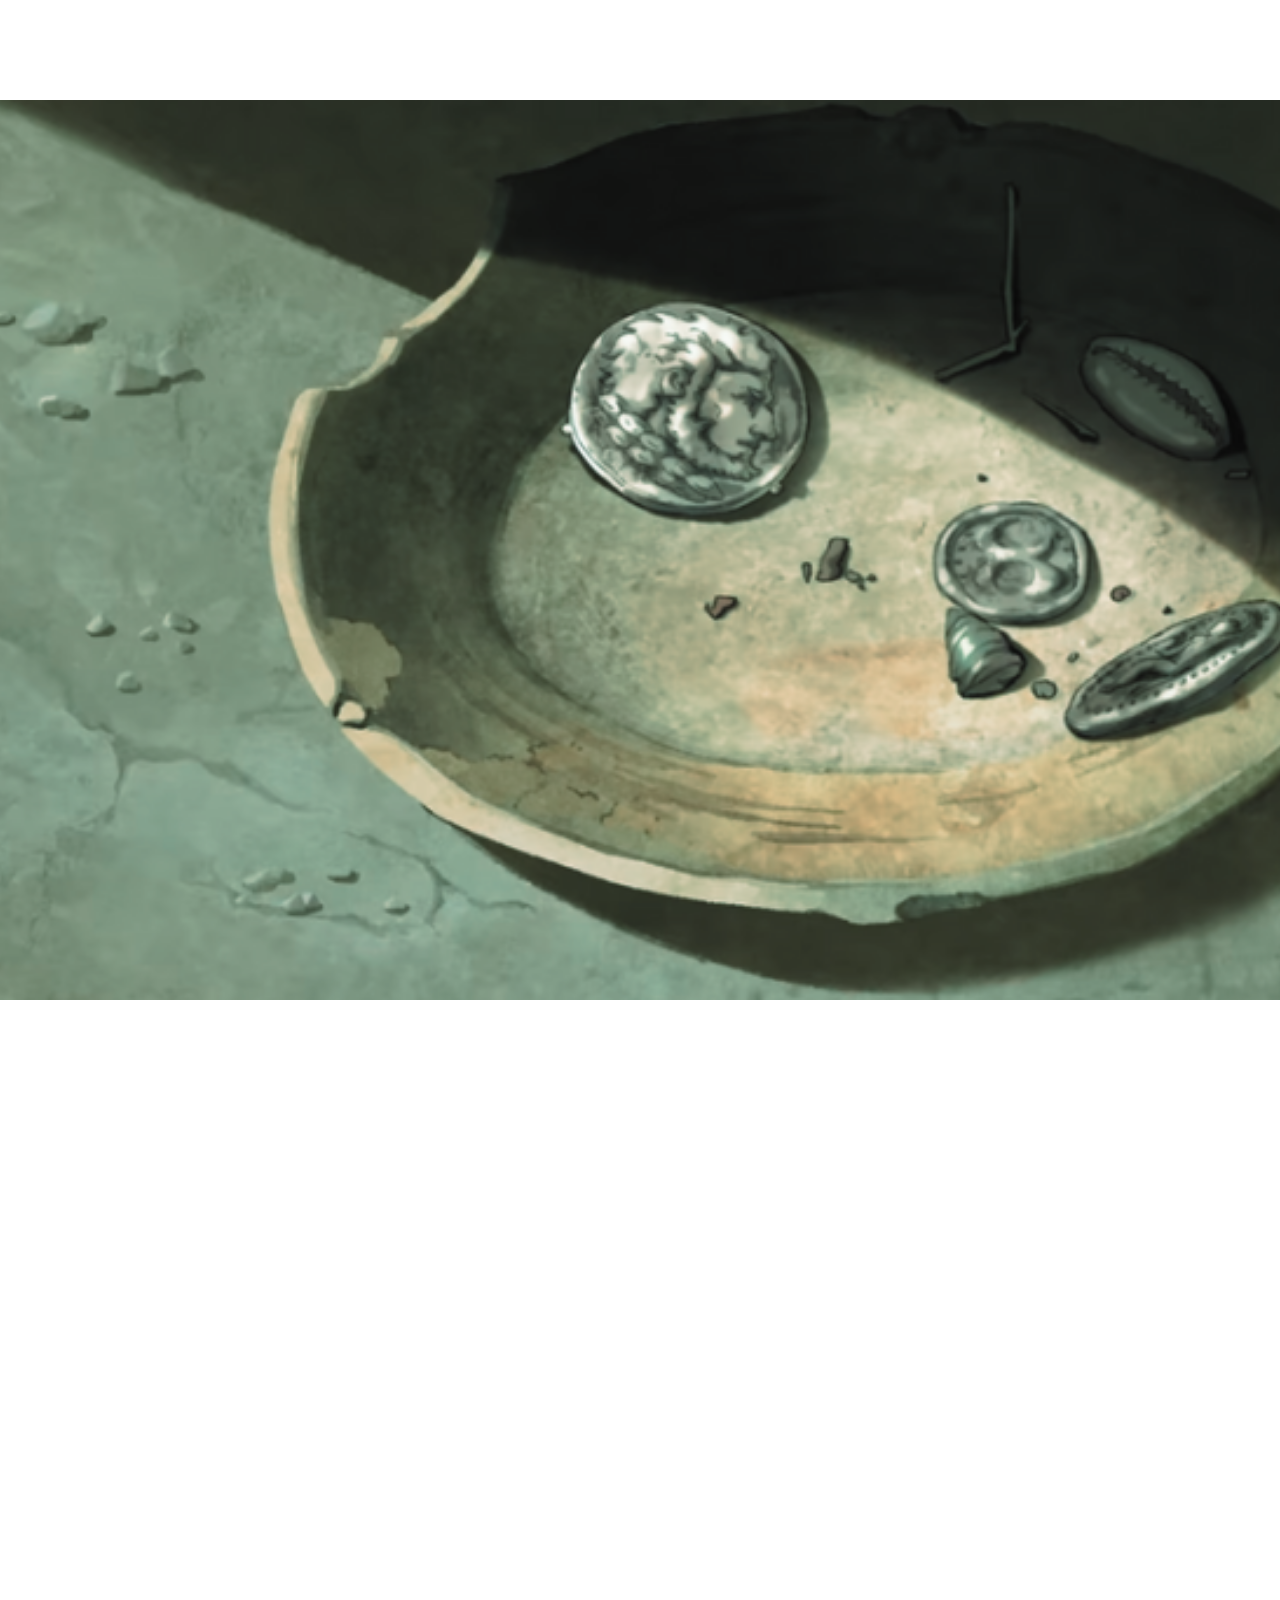
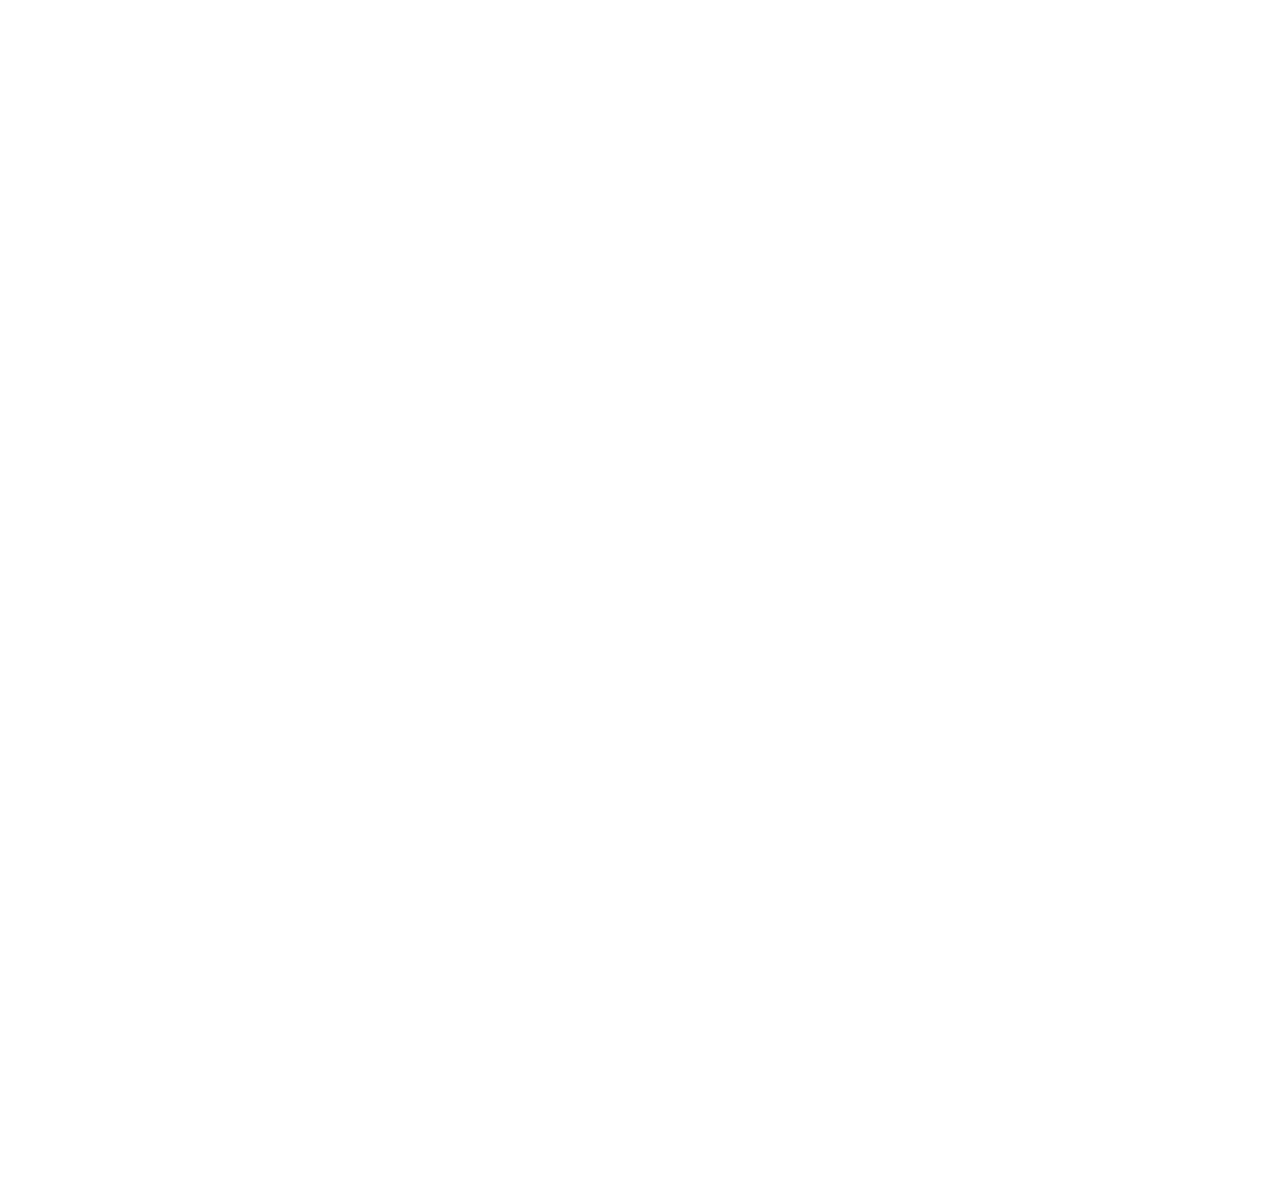
<file: as4/20241020stickytotop.html>
<!DOCTYPE html>
<html lang="en">
<head>
  <meta charset="UTF-8">
  <meta name="viewport" content="width=device-width, initial-scale=1.0">
  <title>20241020stickytotop</title>
  <!-- 引入 Bootstrap CSS -->
  <link href="https://cdn.jsdelivr.net/npm/bootstrap@5.3.0-alpha3/dist/css/bootstrap.min.css" rel="stylesheet">
  <link rel="stylesheet" href="20241020stickytotop.css">
</head>

<body>
    <div id="section1" style="height:300vh;">
        <div class="sticky-top" style="height:100vh;"></div>
    </div>

   
    <div id="section2" style="height:300vh;">
        <div class="sticky-top" style="height:100vh;"></div>
    </div>

    <div id="section3" style="height:300vh;">
        <div class="sticky-top" style="height:100vh;"></div>
    </div>
    <div id="section31" style="height:300vh;">
        <div class="sticky-top" style="height:100vh;"></div>
    </div>

    
    

    <!-- Optional JavaScript -->
    <!-- jQuery first, then Popper.js, then Bootstrap JS -->
    <script src="https://code.jquery.com/jquery-3.4.1.slim.min.js" integrity="sha384-J6qa4849blE2+poT4WnyKhv5vZF5SrPo0iEjwBvKU7imGFAV0wwj1yYfoRSJoZ+n" crossorigin="anonymous"></script>
    <script src="https://cdn.jsdelivr.net/npm/popper.js@1.16.0/dist/umd/popper.min.js" integrity="sha384-Q6E9RHvbIyZFJoft+2mJbHaEWldlvI9IOYy5n3zV9zzTtmI3UksdQRVvoxMfooAo" crossorigin="anonymous"></script>
    <script src="https://stackpath.bootstrapcdn.com/bootstrap/4.4.1/js/bootstrap.min.js" integrity="sha384-wfSDF2E50Y2D1uUdj0O3uMBJnjuUD4Ih7YwaYd1iqfktj0Uod8GCExl3Og8ifwB6" crossorigin="anonymous"></script>



</body>
</file>
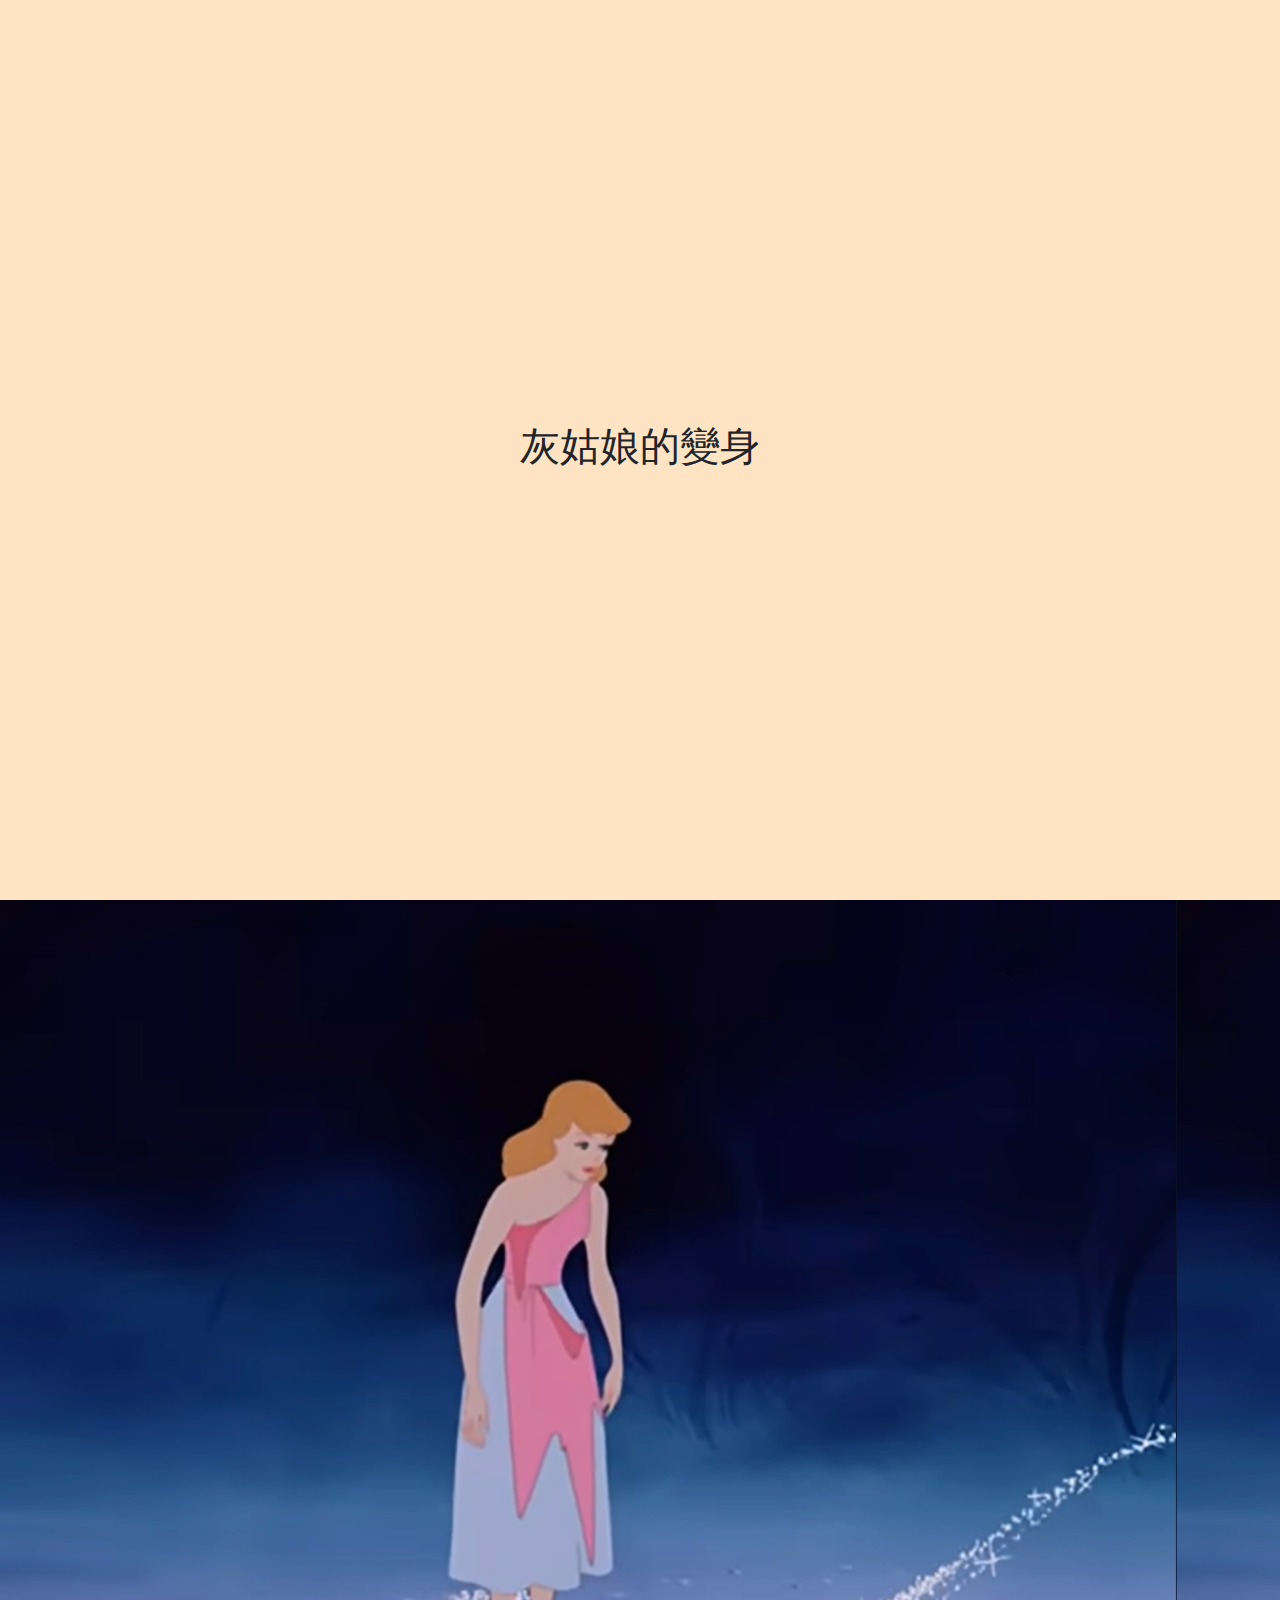
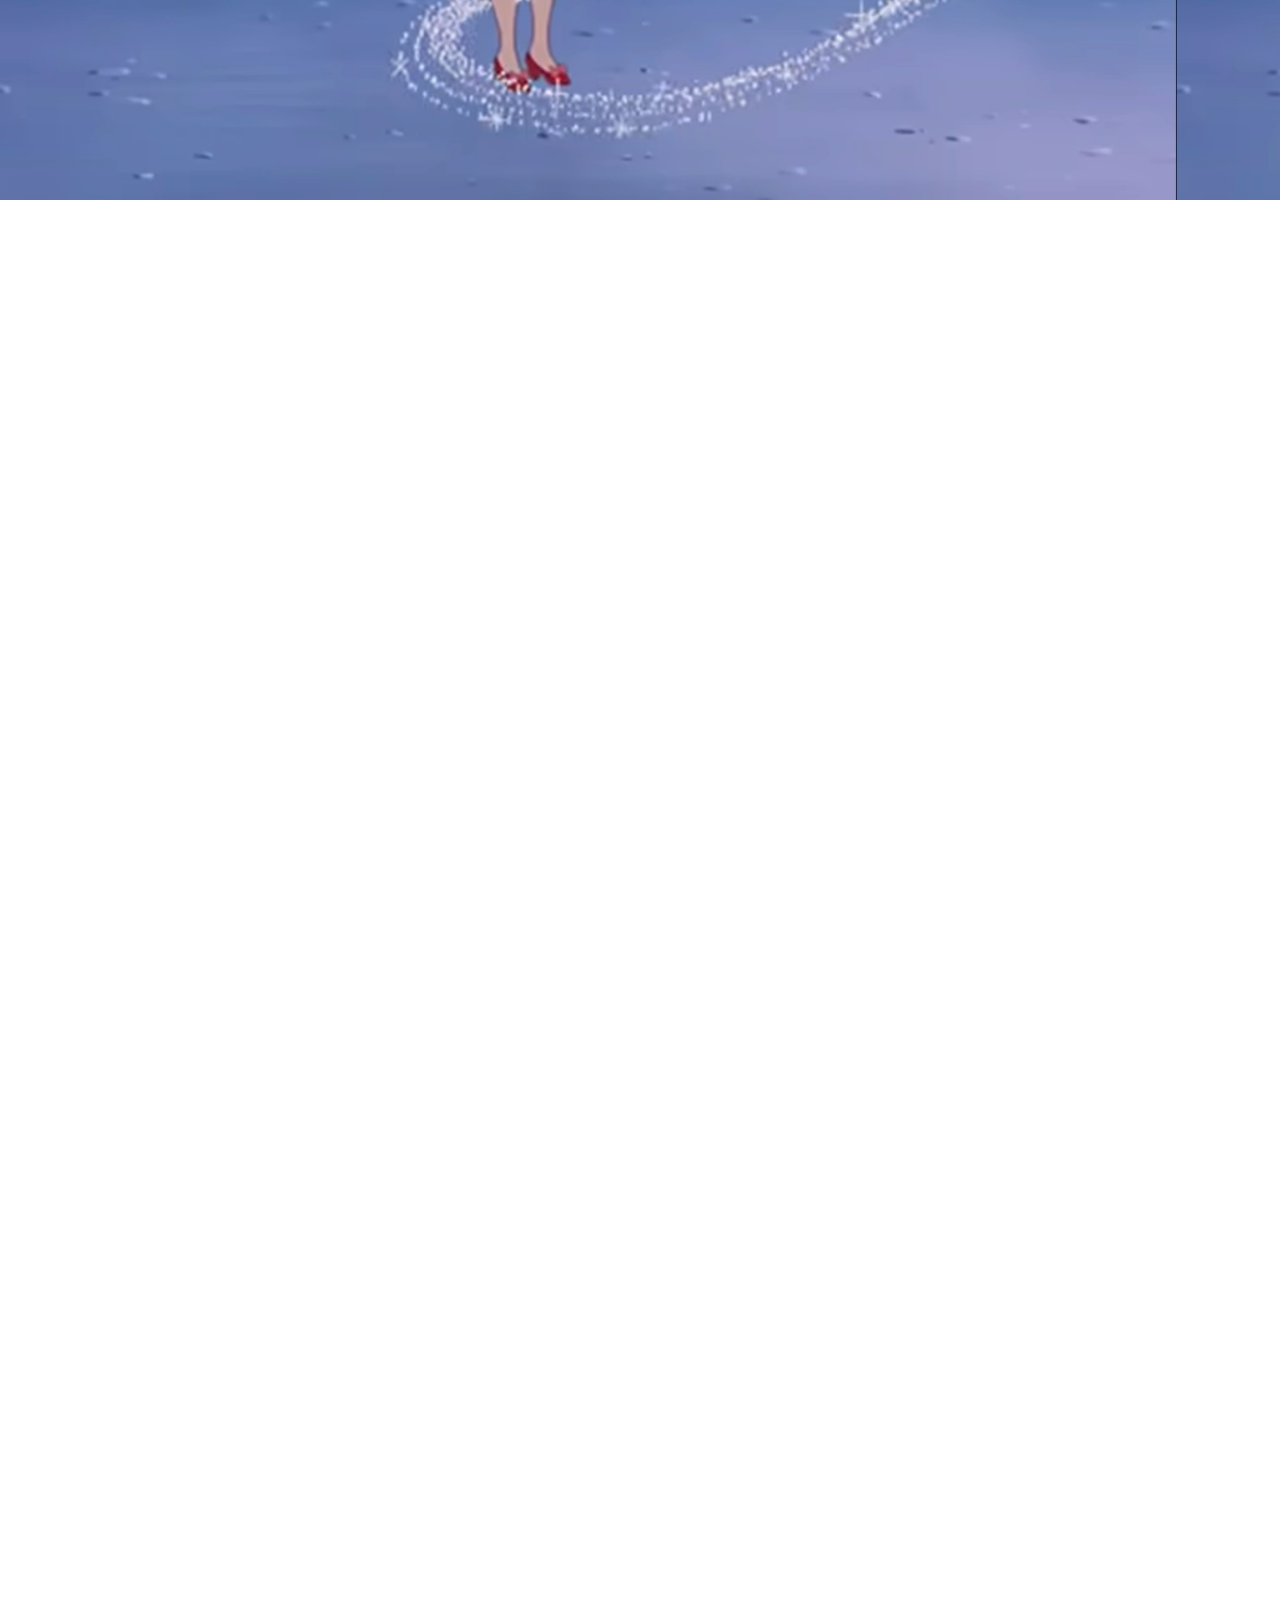
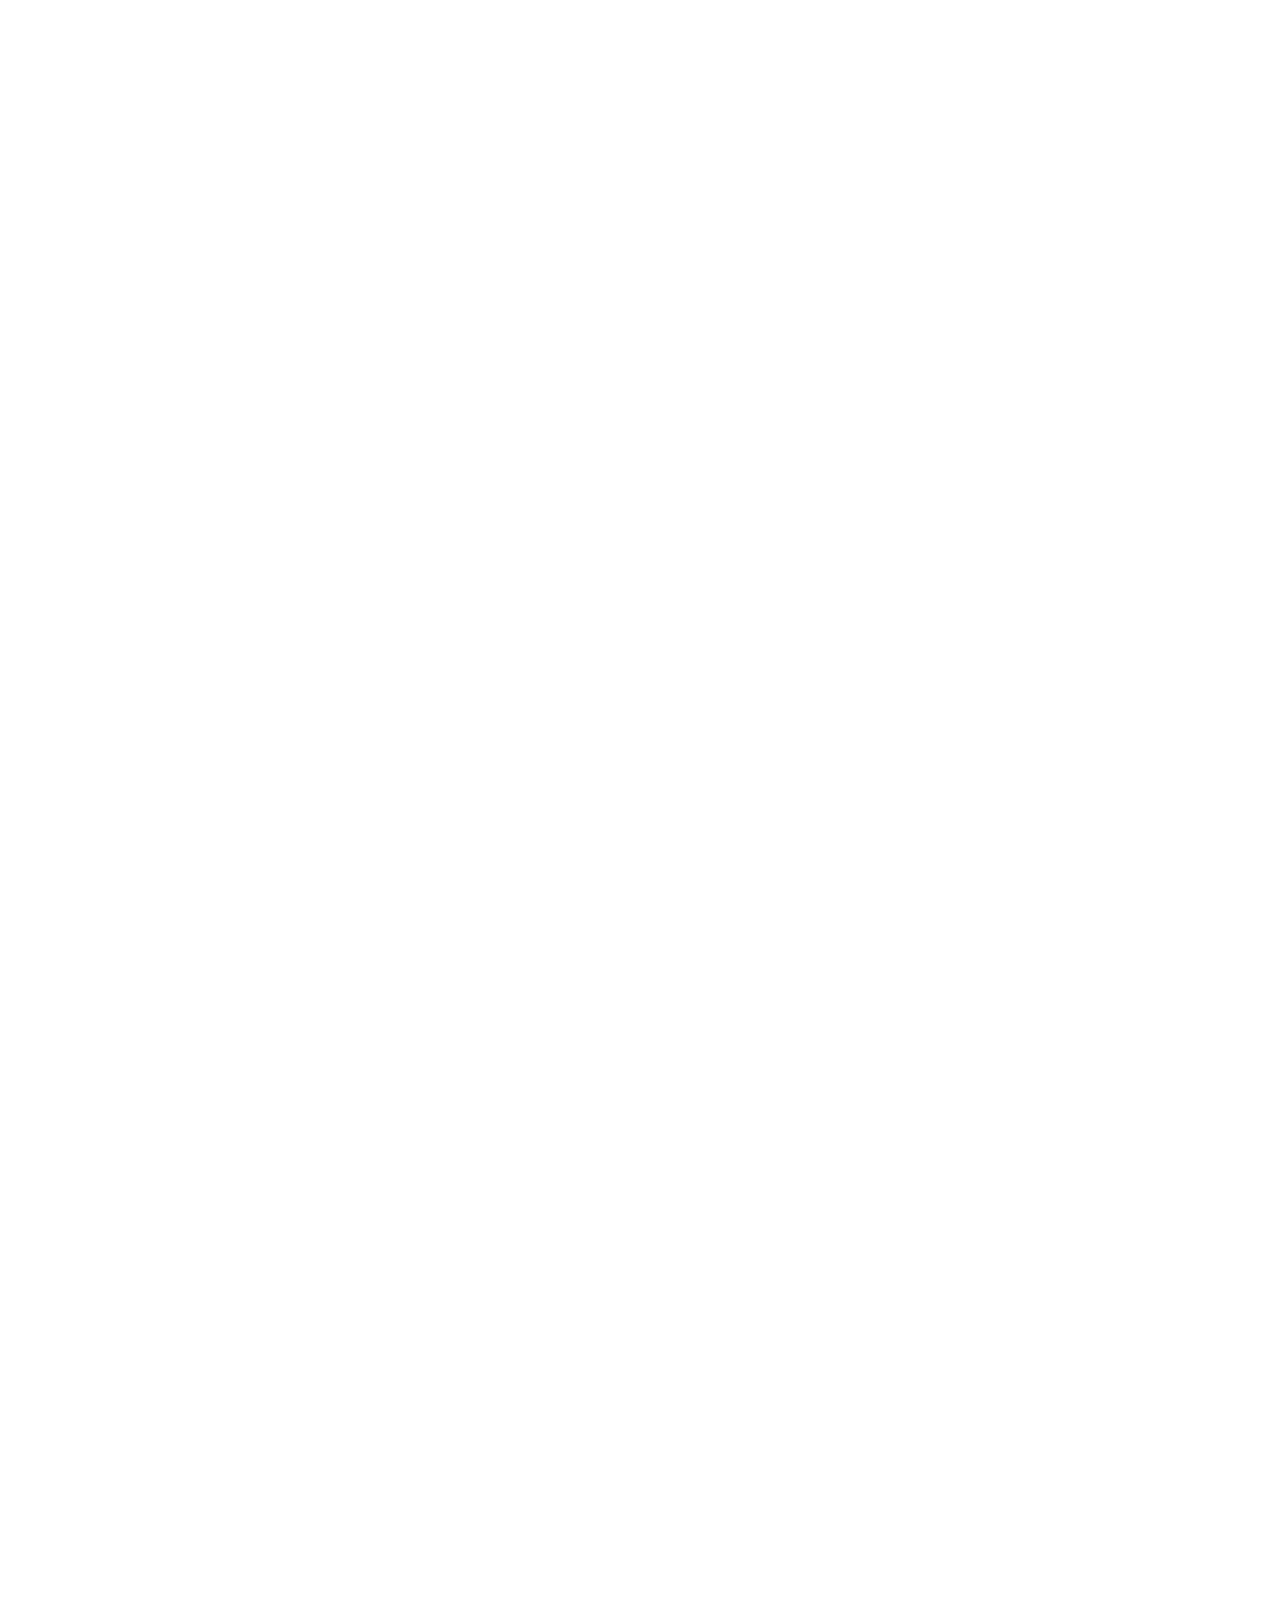
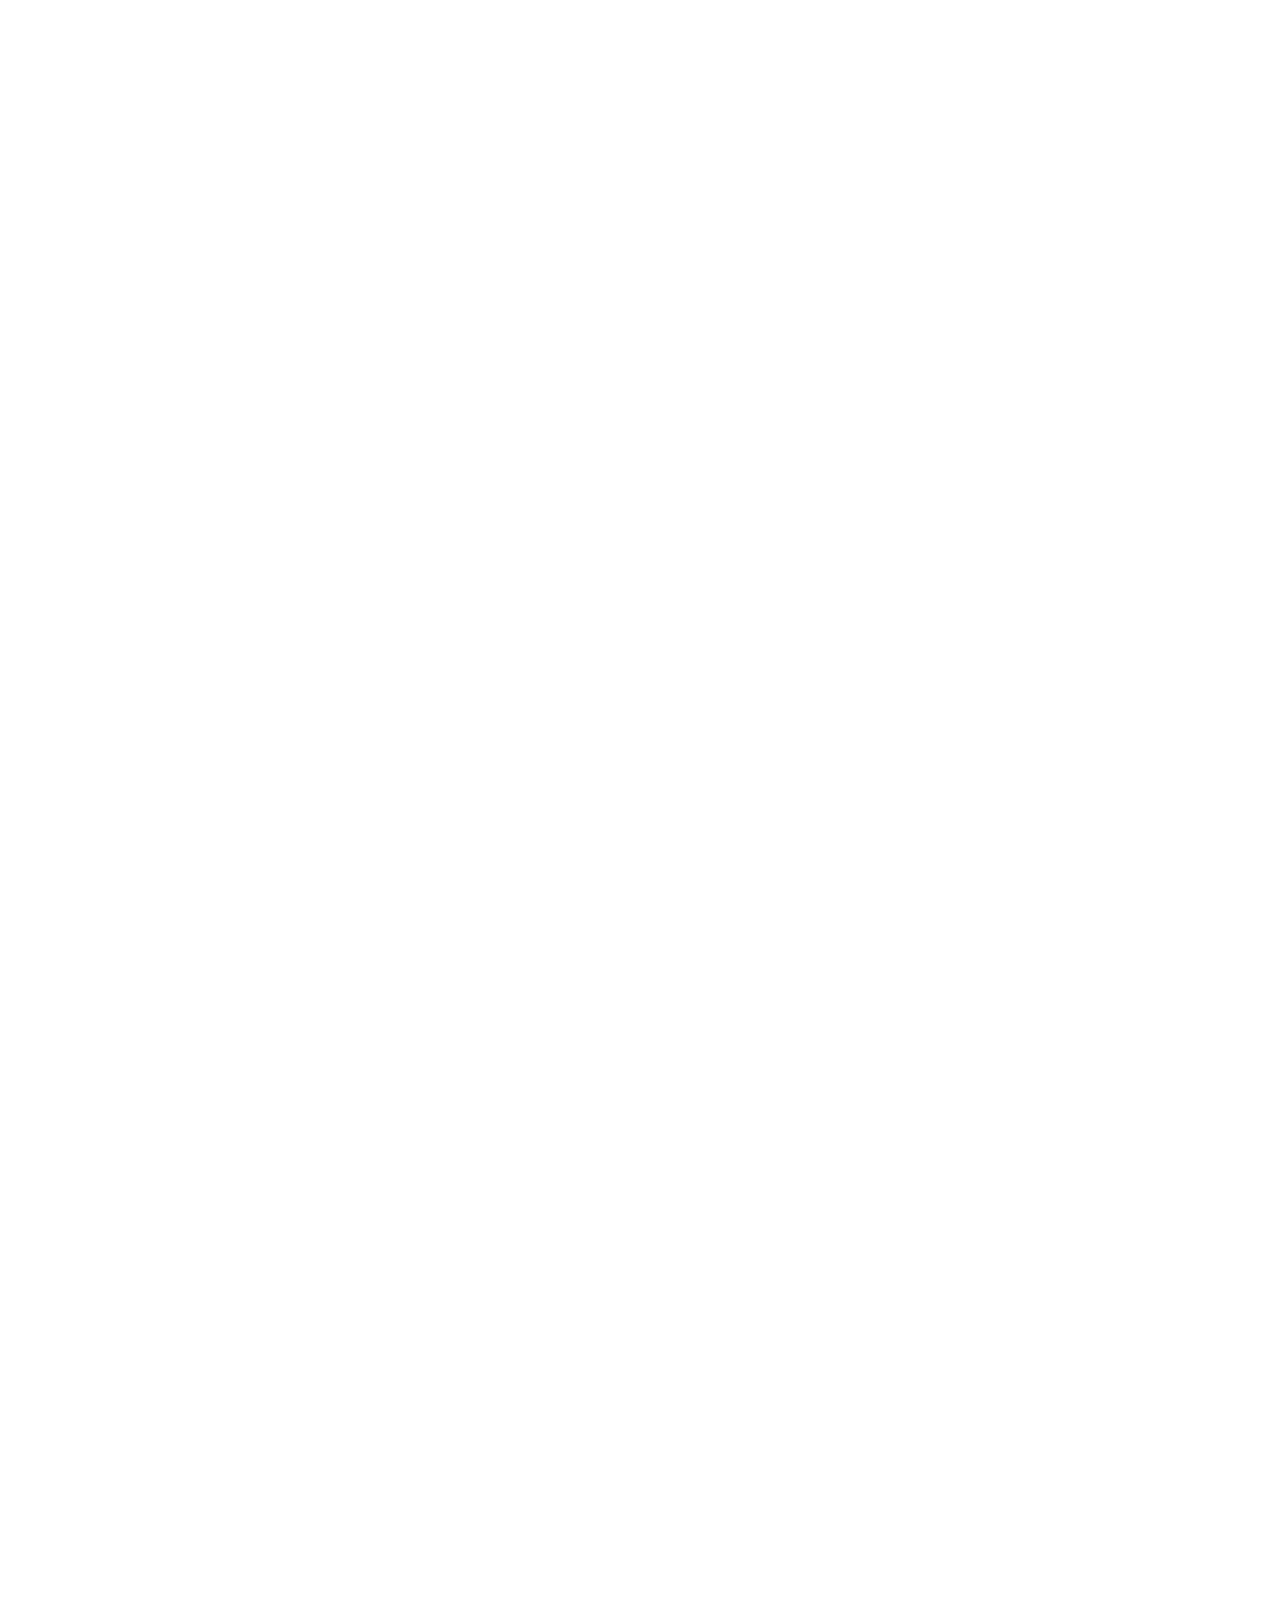
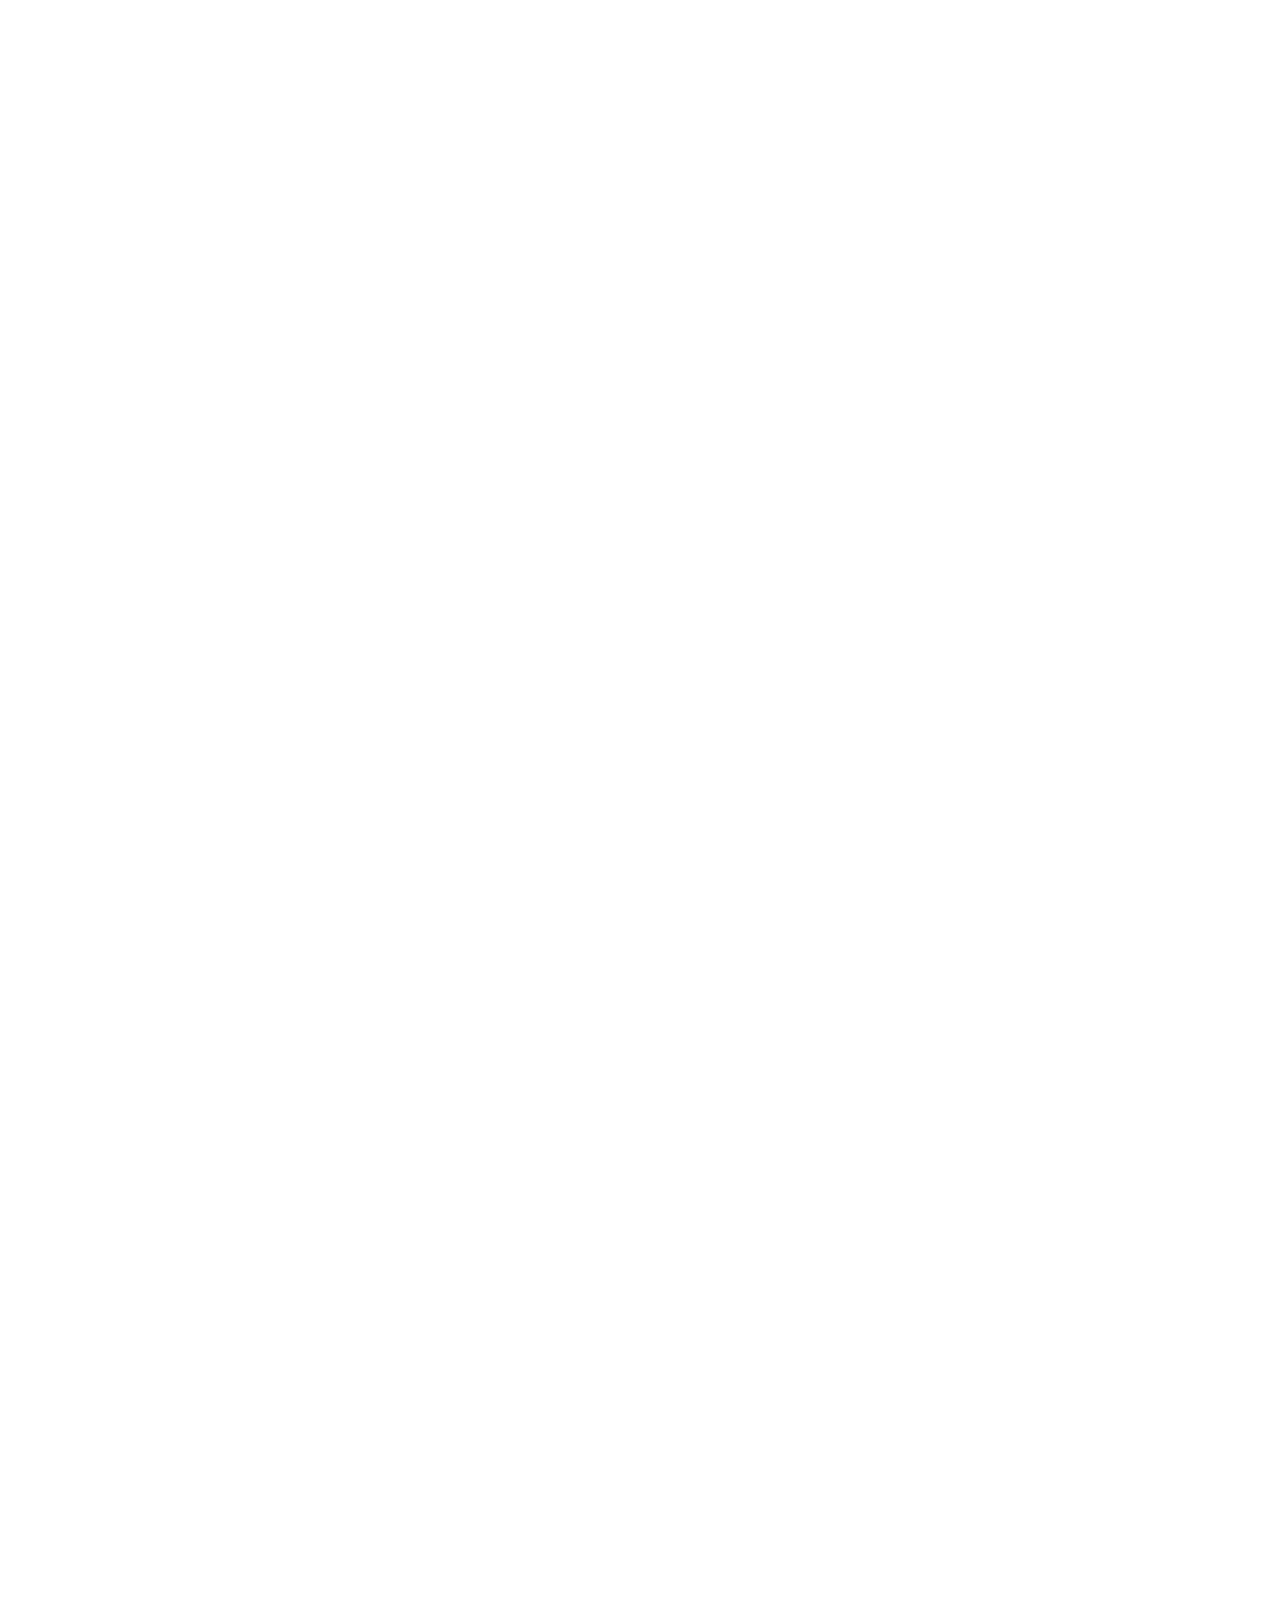
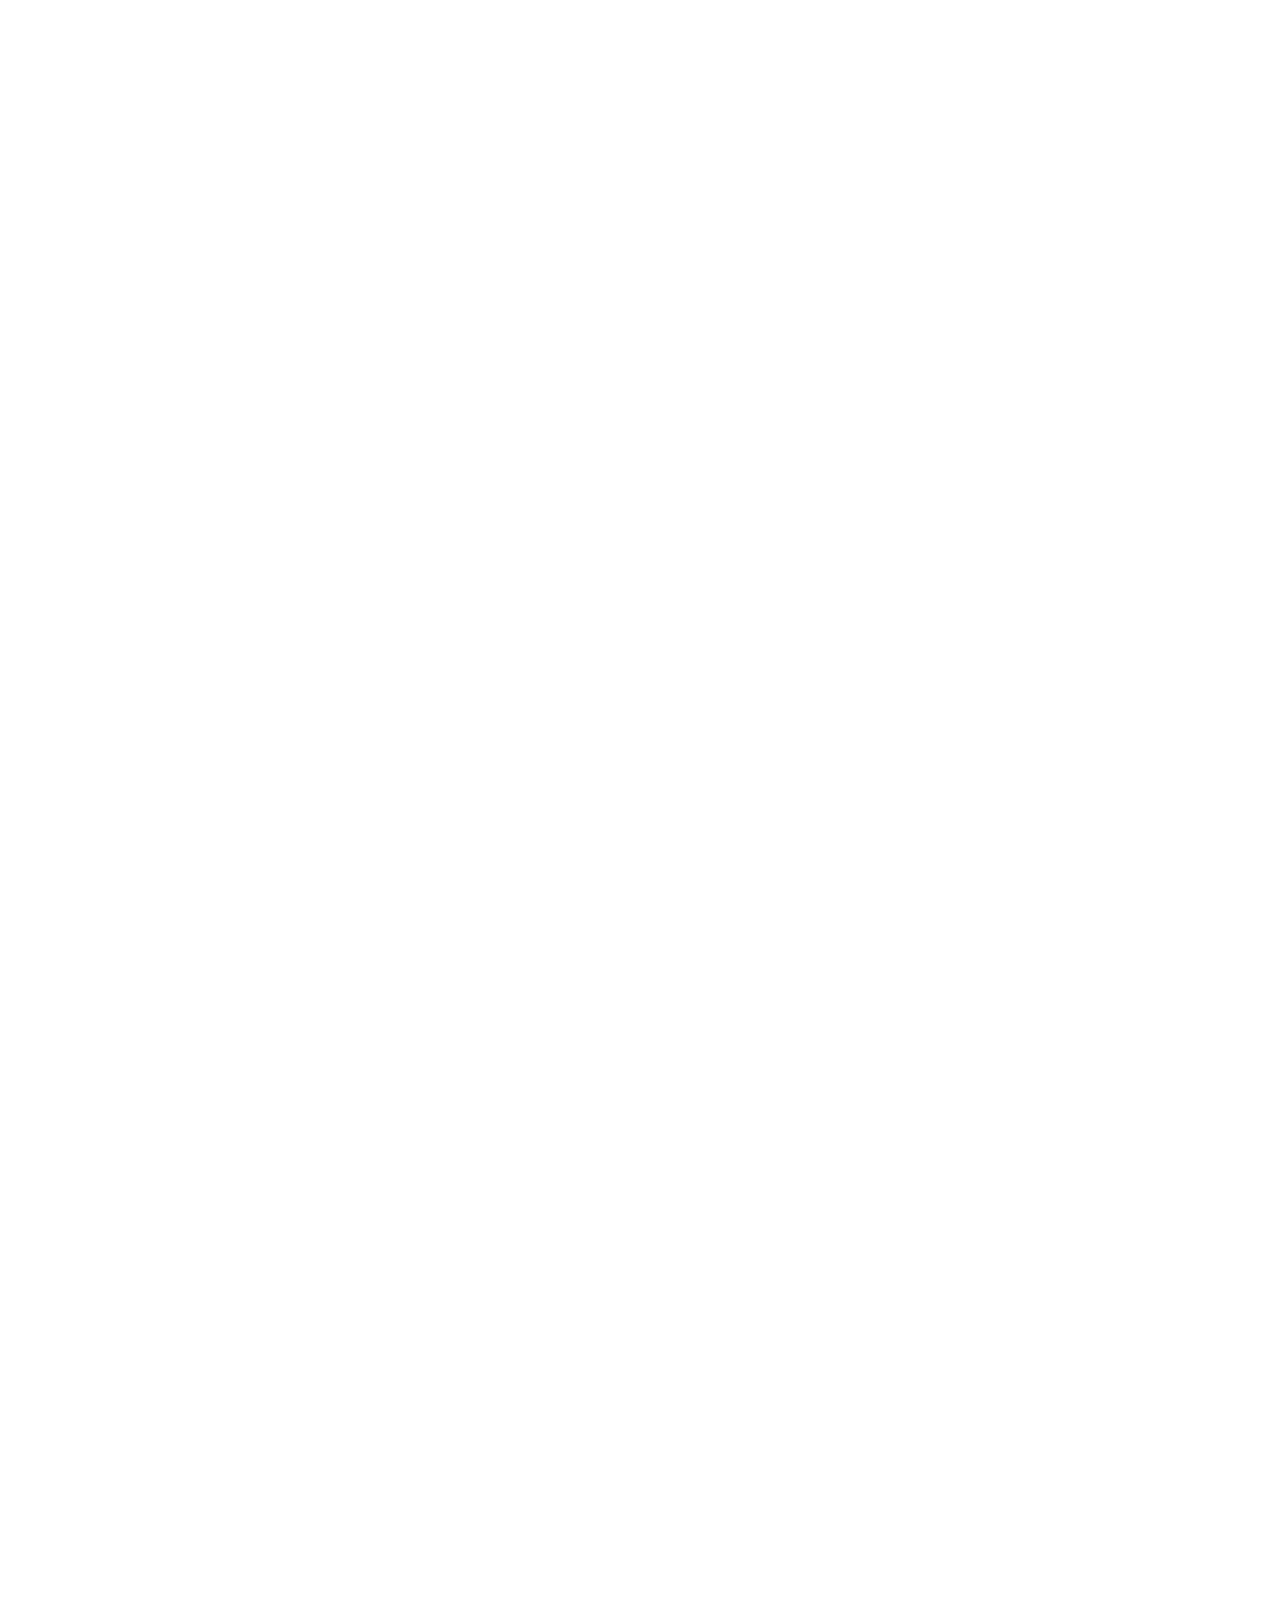
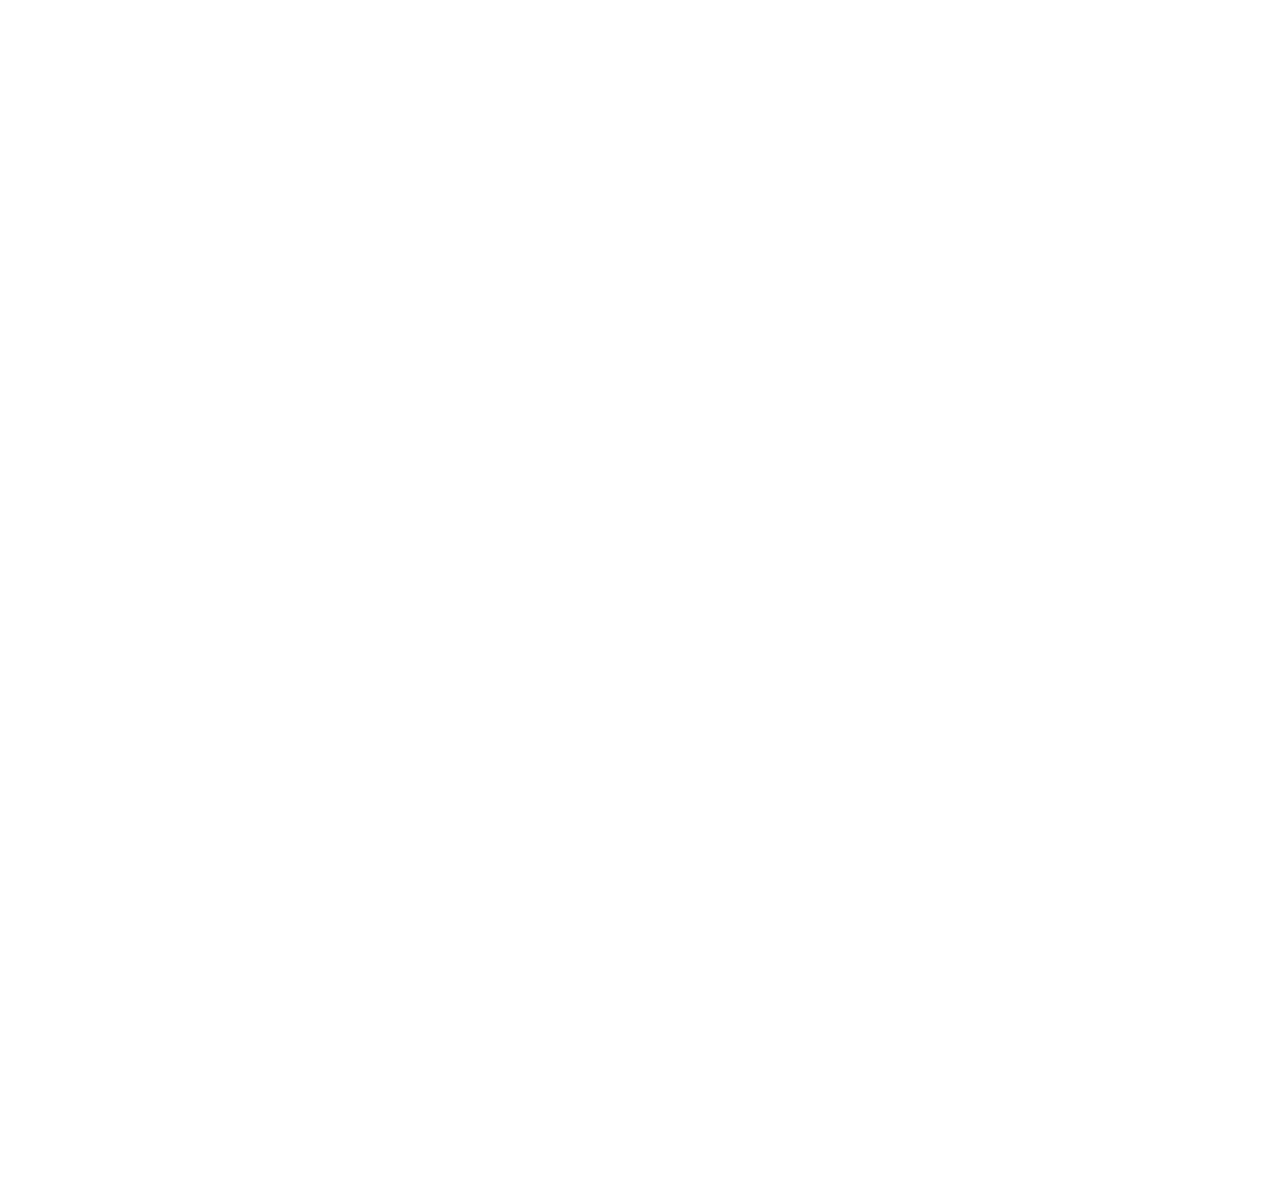
<file: as6/20241027.html>
<!DOCTYPE html>
<html lang="en">
<head>
  <meta charset="UTF-8">
  <meta name="viewport" content="width=device-width, initial-scale=1.0">
  <title>20241027</title>
  <!-- 引入 Bootstrap CSS -->
  <link href="https://cdn.jsdelivr.net/npm/bootstrap@5.3.0-alpha3/dist/css/bootstrap.min.css" rel="stylesheet">
  <link rel="stylesheet" href="20241027.css">
</head>
<body>

<div style="min-height:100vh; background-color: bisque; display: flex; justify-content: center; align-items: center;">
    <h1>灰姑娘的變身</h1>
</div>

<div id="hframe" style="height:1000vh;">
    <div class="sticky-top">
        <div id="horizontal" style="position: relative;">
            <img src="https://hantenwen.github.io/2024102703.jpg" style="height:100vh; width:auto;" />
        </div>
    </div>
</div>

<div style="height:100vh;"></div>


<!-- Optional JavaScript -->
<!-- jQuery first, then Popper.js, then Bootstrap JS -->
<script src="https://code.jquery.com/jquery-3.6.0.min.js"></script>
<script src="https://cdn.jsdelivr.net/npm/@popperjs/core@2.11.6/dist/umd/popper.min.js"></script>
<script src="https://cdn.jsdelivr.net/npm/bootstrap@5.3.0-alpha3/dist/js/bootstrap.min.js"></script>
<script src="20241027.js"></script>

</body>
</html>
</file>
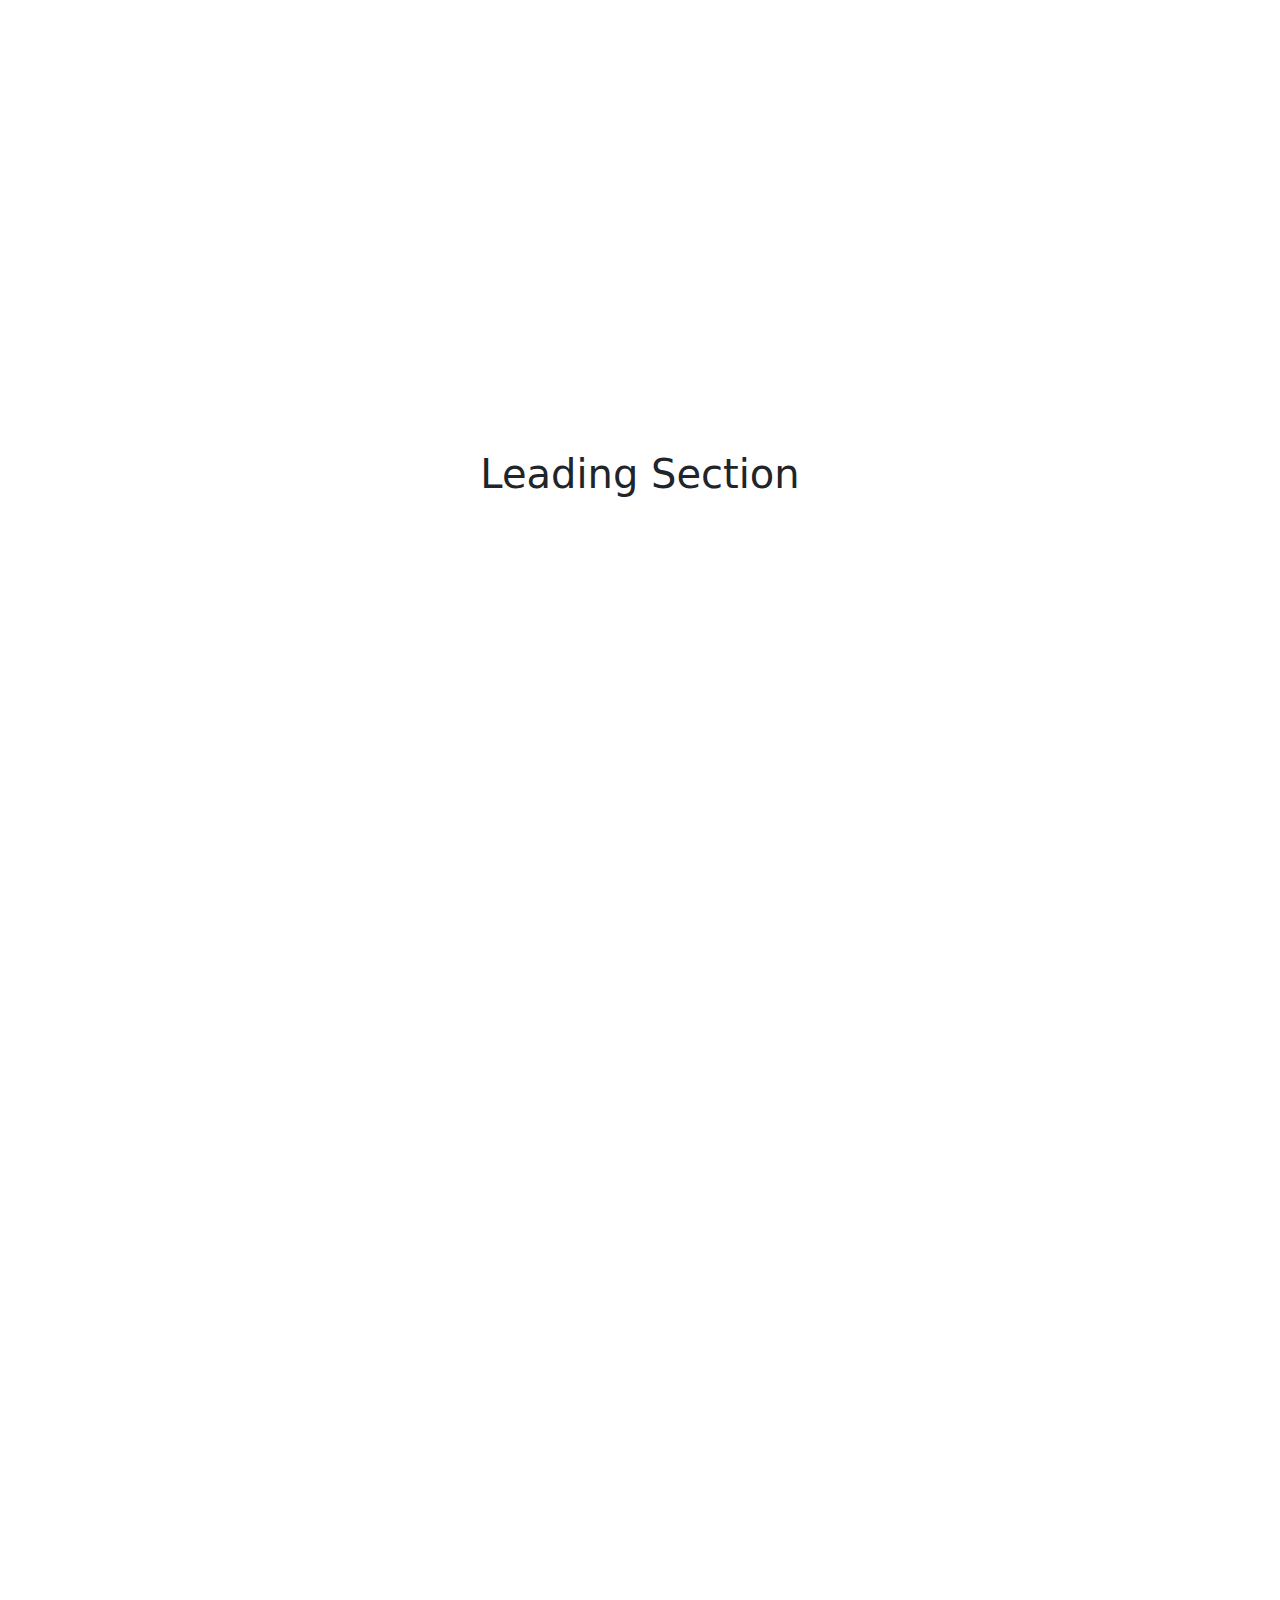
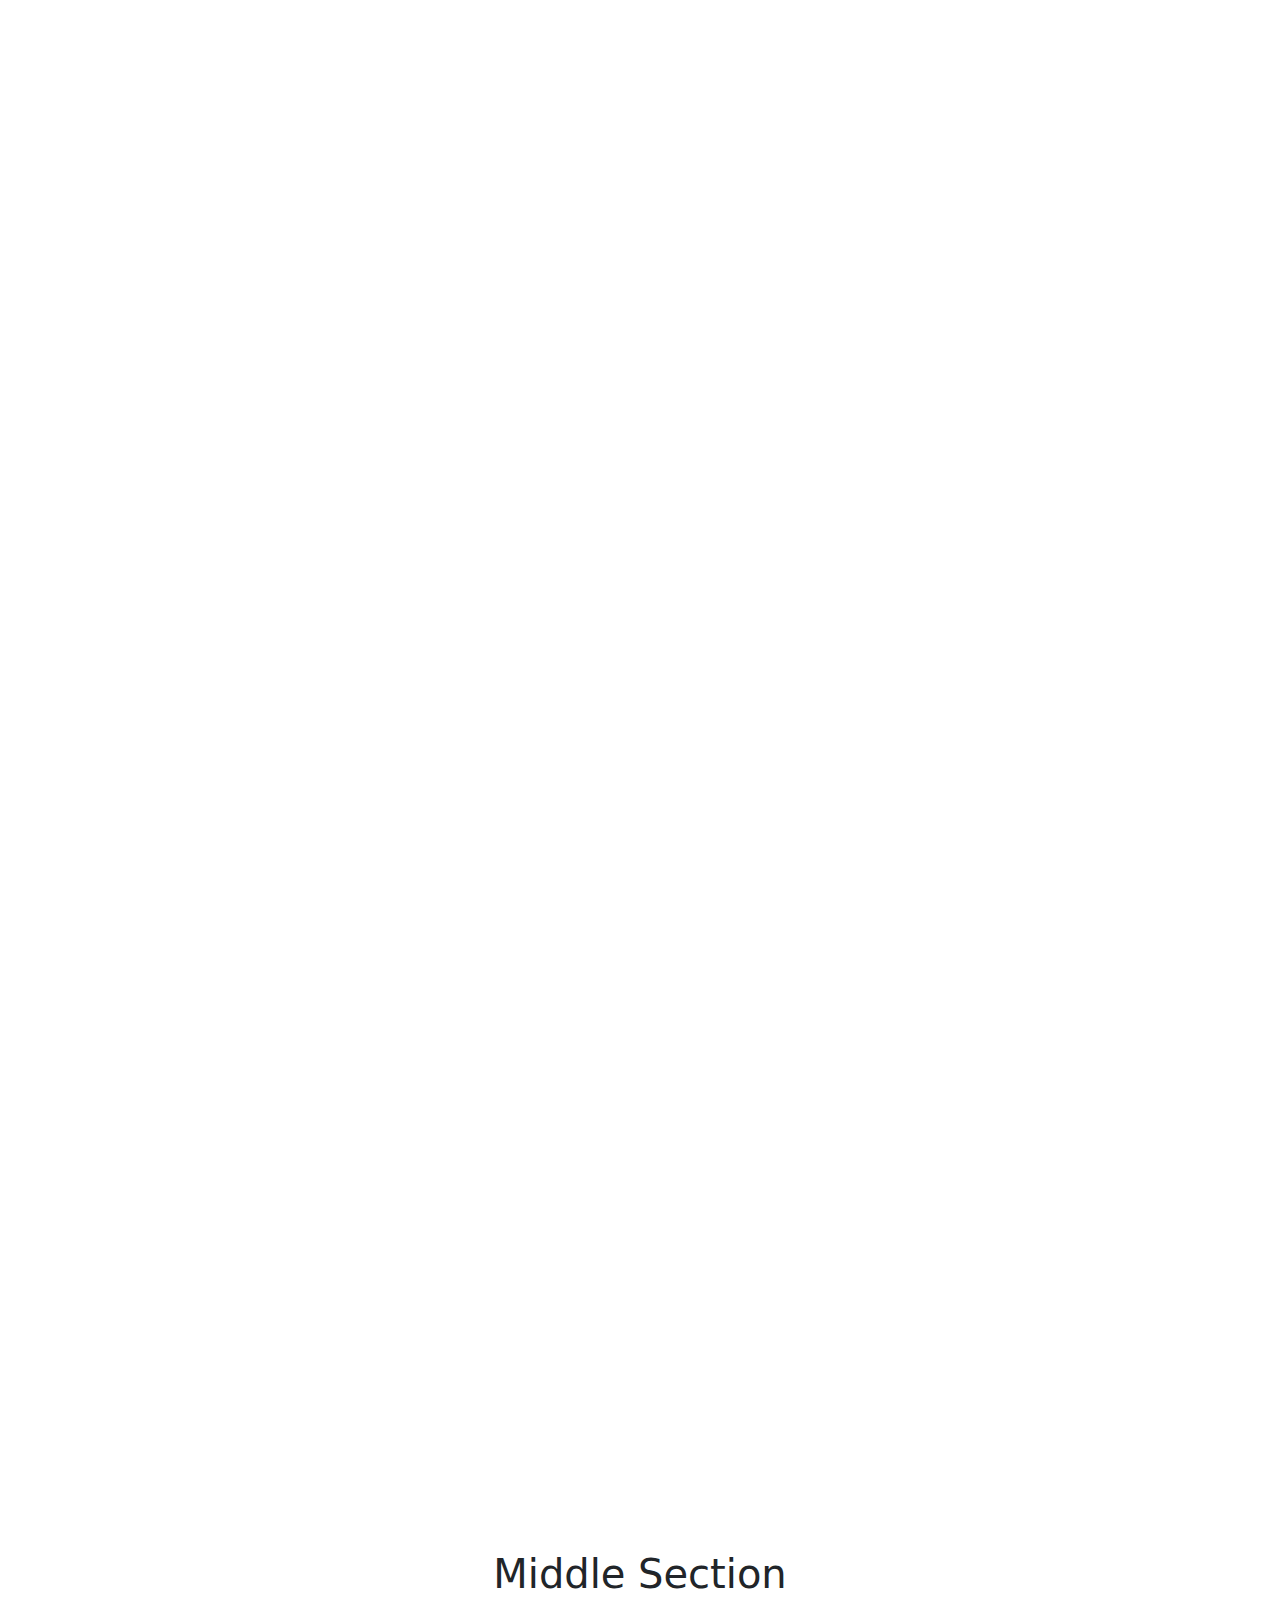
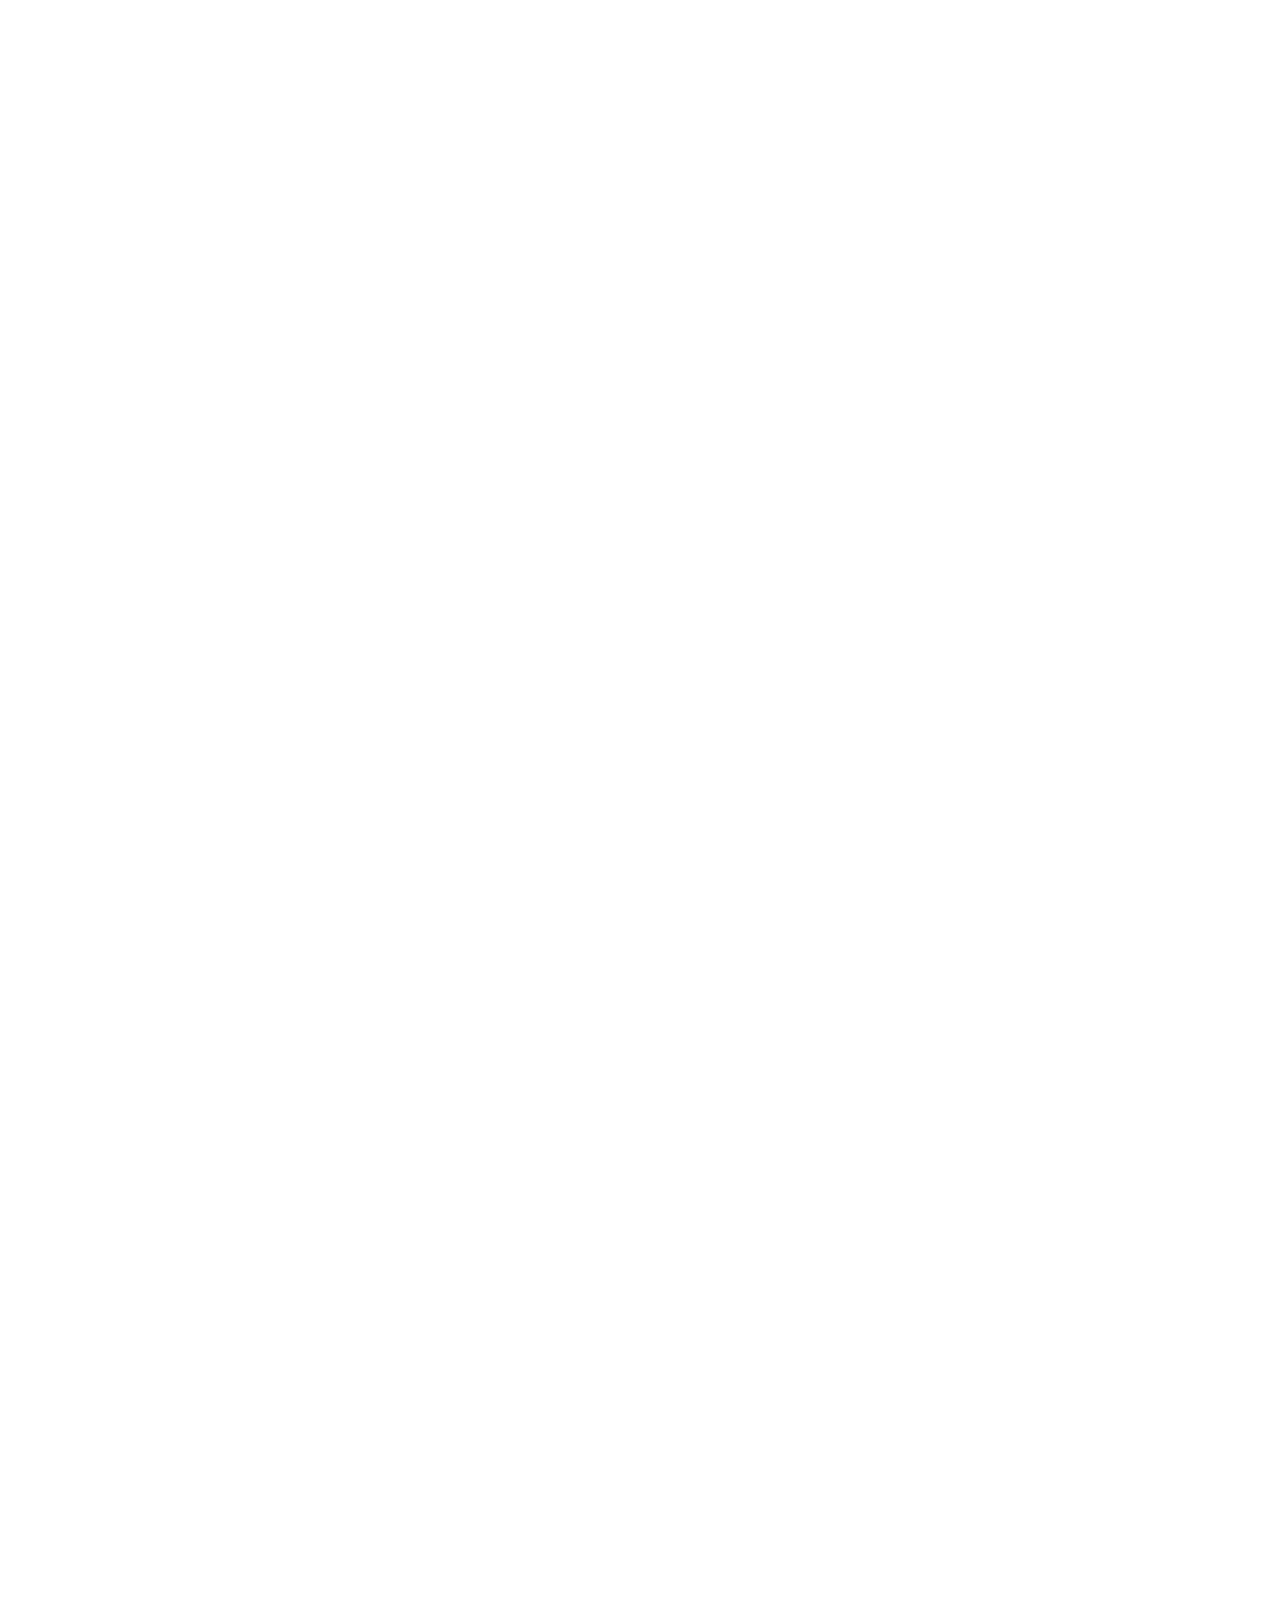
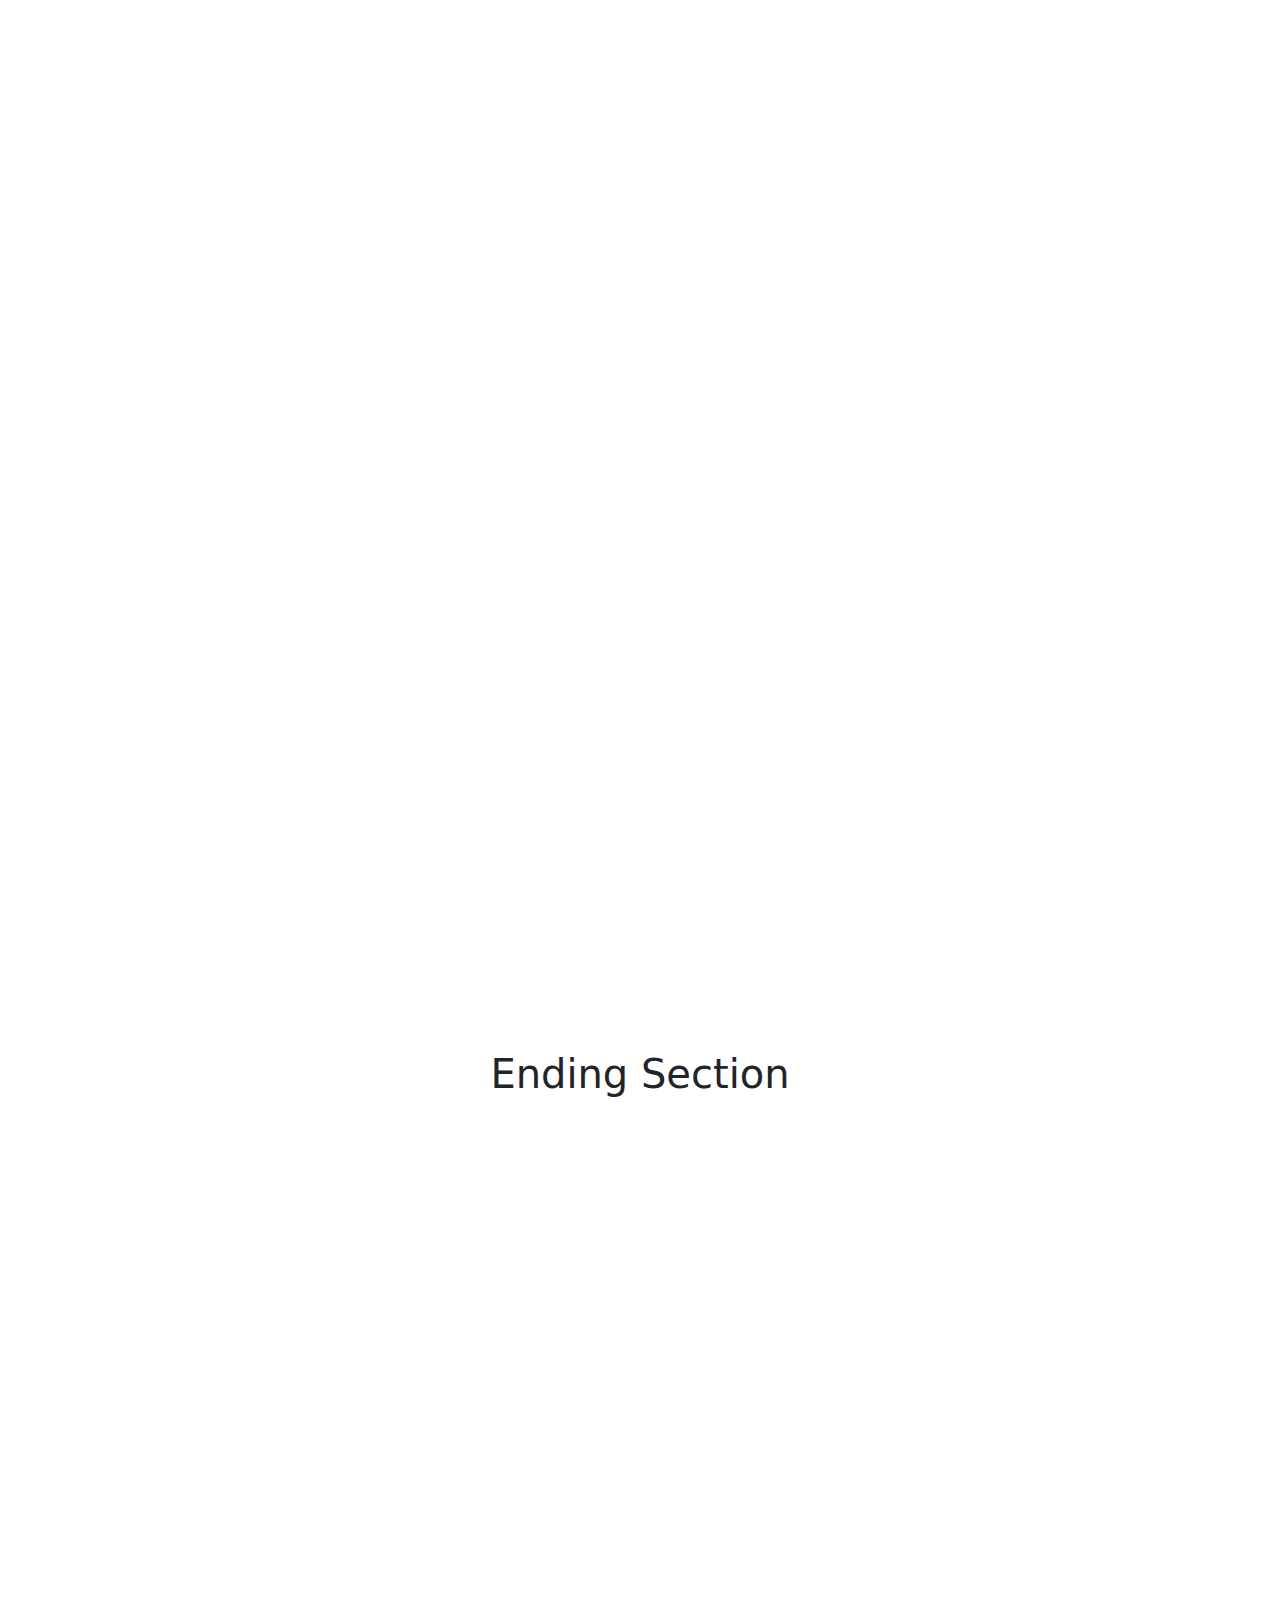
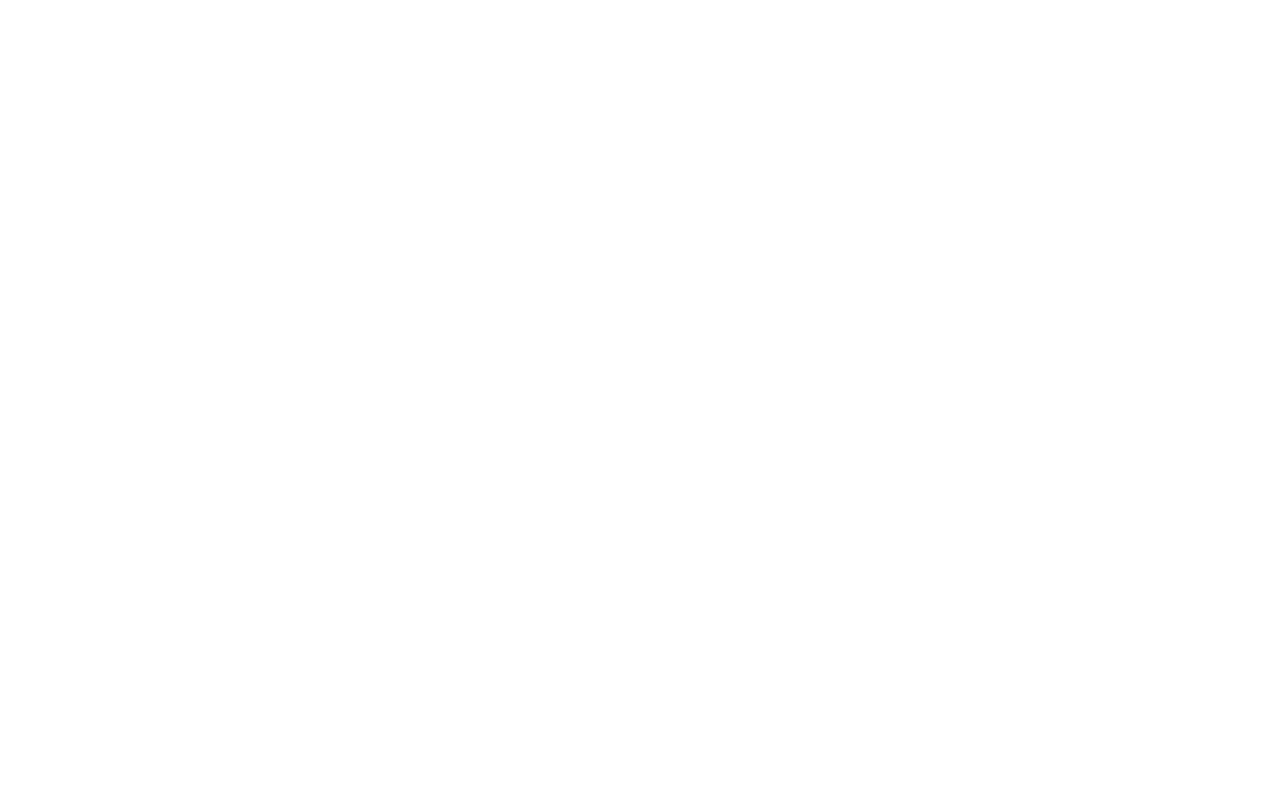
<file: as7/20241110.html>
<!DOCTYPE html>
<html lang="en">
<head>
  <meta charset="UTF-8">
  <meta name="viewport" content="width=device-width, initial-scale=1.0">

  <!-- 引入 Bootstrap CSS -->
  <link href="https://cdn.jsdelivr.net/npm/bootstrap@5.3.0-alpha3/dist/css/bootstrap.min.css" rel="stylesheet">
  <link rel="stylesheet" href="20241110.css">
</head>
<body>


    <div class="container-fluid">
        <!-- Leading Section -->
        <div class="section leading-section" style="height: 200vh;">
            <h1 style="position: absolute; top: 50vh; width: 100%; text-align: center;">Leading Section</h1>
        </div>
    
        <!-- First Video Section -->
        <div class="section video-section" id="video-section-1">
            <div class="video-wrapper">
                <video id="video1" src="https://web.cw.com.tw/climate-2020/landing/cover-mobile.mp4"></video>
            </div>
        </div>
    
        <!-- Middle Section -->
        <div class="section middle-section" style="height: 200vh;">
            <h1 style="position: absolute; top: 50vh; width: 100%; text-align: center;">Middle Section</h1>
        </div>
    
        <!-- Second Video Section -->
        <div class="section video-section" id="video-section-2">
            <div class="video-wrapper">
                <video id="video2" src="https://web.cw.com.tw/climate-2020/landing/cover-mobile.mp4"></video>
            </div>
        </div>
    
        <!-- Ending Section -->
        <div class="section ending-section" style="height: 200vh;">
            <h1 style="position: absolute; top: 50vh; width: 100%; text-align: center;">Ending Section</h1>
        </div>
    </div>
    
    
<!-- Optional JavaScript -->
<!-- jQuery first, then Popper.js, then Bootstrap JS -->
<script src="https://code.jquery.com/jquery-3.6.0.min.js"></script>
<script src="https://cdn.jsdelivr.net/npm/@popperjs/core@2.11.6/dist/umd/popper.min.js"></script>
<script src="https://cdn.jsdelivr.net/npm/bootstrap@5.3.0-alpha3/dist/js/bootstrap.min.js"></script>
<script src="20241110.js"></script>

</body>
</html>
</file>
<file: style.css>
html, body {
    margin: 0;
    padding: 0;
}

#wrapper{
    width:800px;
    margin:0 auto;
}


#banner{
    background-color: rgba(0, 0, 0, 0.5);
    width:800px;
    height:200px;
    clear:both;
    position:fixed;
    top:0px;
    /* left:0px; */
}

#banner-placeholder{
    height:200px;
}

.container {
    overflow: hidden; /* Clear floats */
  }

#nav {
    background-color:greenyellow;
    width:100px;
    /* float:left; */
    position:fixed;

}

#nav-placeholder{
    width:100px;
    float:left;
}

#content {
    background-color:lightcyan;
    width:600px;
    float:left;
    height:1000px;
}

#supporting {
    background-color:lightgoldenrodyellow;
    width:100px;
    float:left;
}

#footer {
    background-color:dimgray;
    width:800px;
    height:50px;
    clear:both;
}
</file>
<file: as4/20241020stickytotop.css>
#section1 div:first-child {
    background-image: url("https://hantenwen.github.io/IMG_0195.PNG");
    background-position: center;
    background-repeat: no-repeat;
    background-size: cover;
}

#section2 div:first-child {
    background-image: url("https://hantenwen.github.io/IMG_0198.PNG");
    background-position: center;
    background-repeat: no-repeat;
    background-size: cover;
}

#section3 div:first-child {
    background-image: url("https://hantenwen.github.io/IMG_0207.PNG");
    background-position: center;
    background-attachment: fixed;
    background-repeat: no-repeat;
    background-size: cover;
}
 
#section31 div:first-child {
    background-image: url("https://hantenwen.github.io/185046.png");
    background-position: center;
    background-repeat: no-repeat;
    background-size: cover;
}
</file>
<file: as6/20241027.css>
#horizontal {
	position : relative;
	display : inline-block;
	left : 0px;
	width : auto;
}
body {
		overflow-x: hidden;
}
</file>
<file: as7/20241110.css>
.section {
    position: relative;
    width: 100%;
}

.video-wrapper {
    position: relative;
    height: 100vh;
    overflow: hidden;
}

#video1, #video2 {
    position: absolute;
    top: 0;
    left: 0;
    min-width: 100%;
    min-height: 100%;
    width: auto;
    height: auto;
    z-index: -1;
}
</file>
<file: as1/20240930hw3.css>
html, body {
  height: 100%;
  scroll-behavior: smooth;
}

.header-banner {
  background-color: #2980b9;
  color: white;
  padding: 50px;
}

.section {
  padding-bottom: 50px; /* 只保留下邊距 */
}

.banner {
  height: 300px; /* 調整 banner 大小 */
  margin: 0; /* 去除 margin */
  padding: 0; /* 確保沒有 padding */
}

.my-container {
  background-color: #f8f9fa;
  padding: 30px;
  width: 60%;
  max-width: 600px; /* 控制長方形的寬度 */
  border-radius: 10px;
  box-shadow: 0 4px 8px rgba(0, 0, 0, 0.1);
  margin: 30px auto; /* 讓 container 置中 */
}

footer {
  background-color: #333;
  color: white;
  text-align: center;
  padding: 20px;
}
</file>
